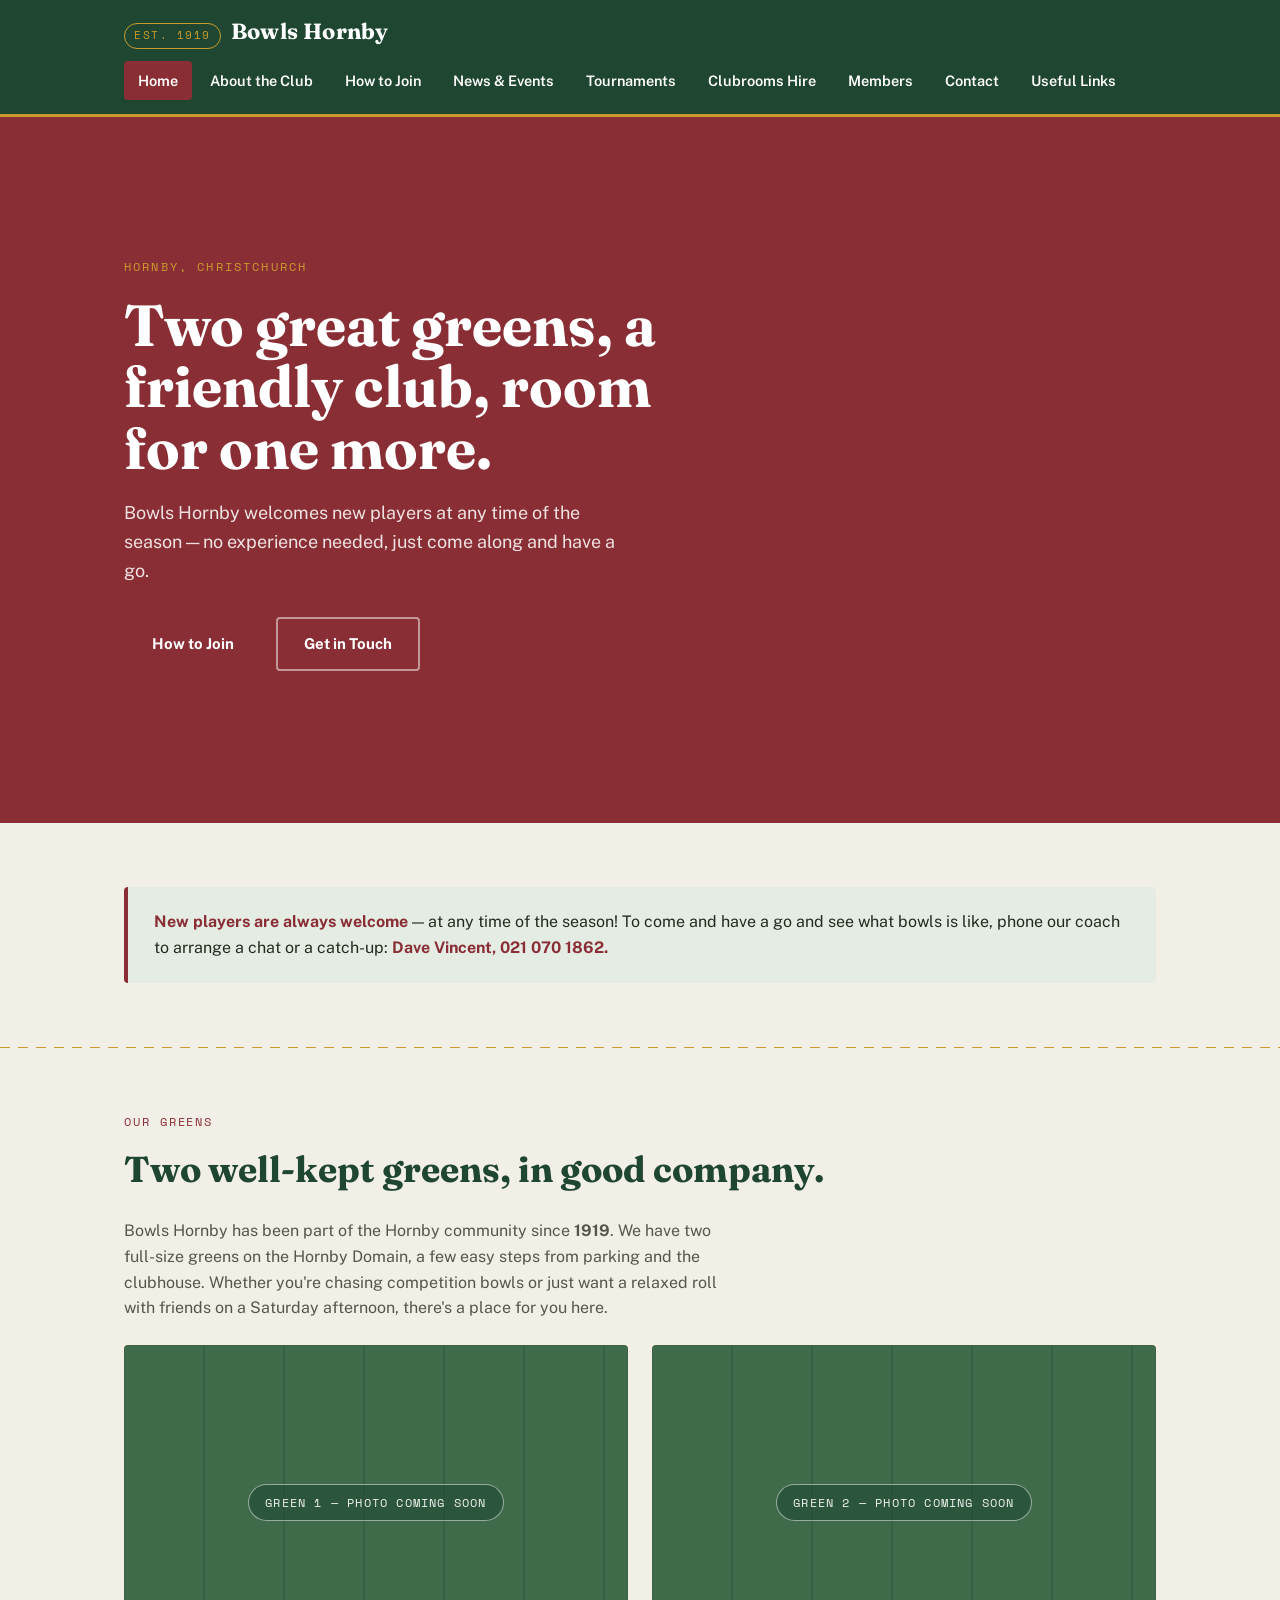
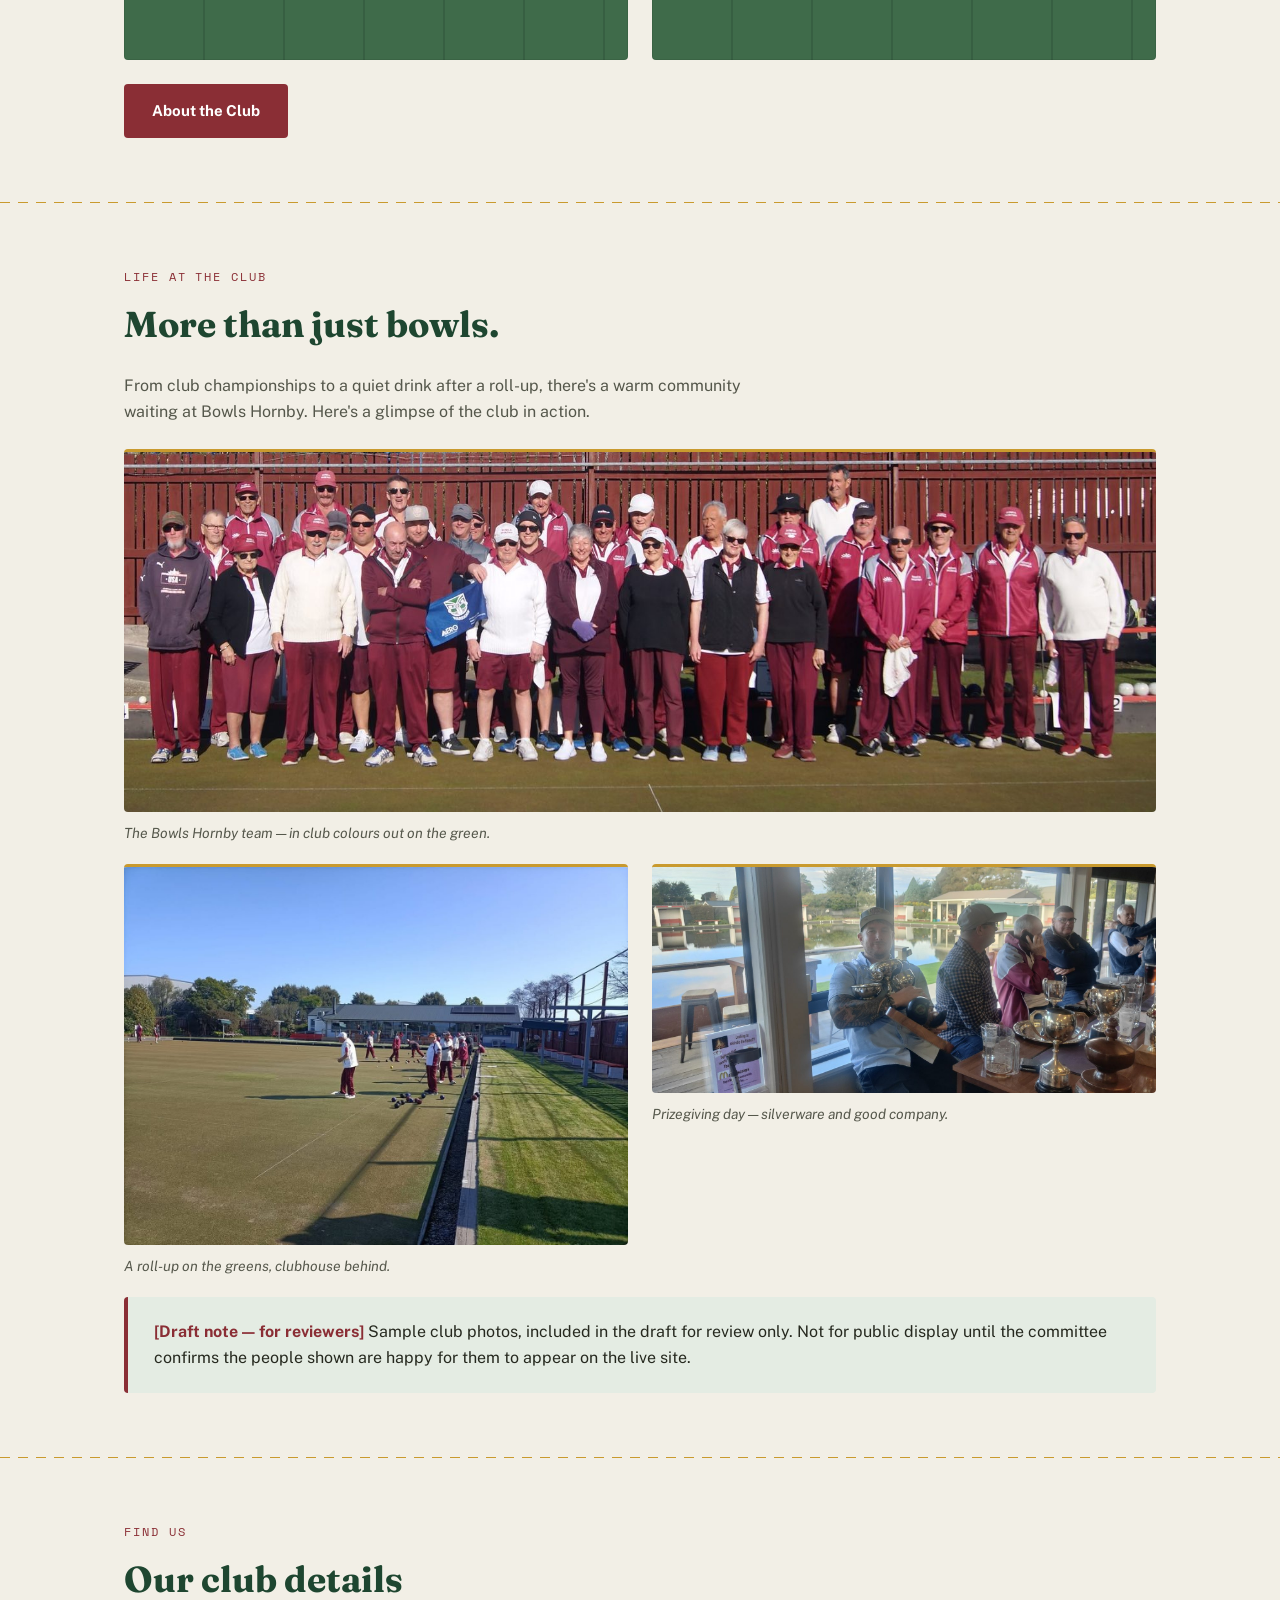
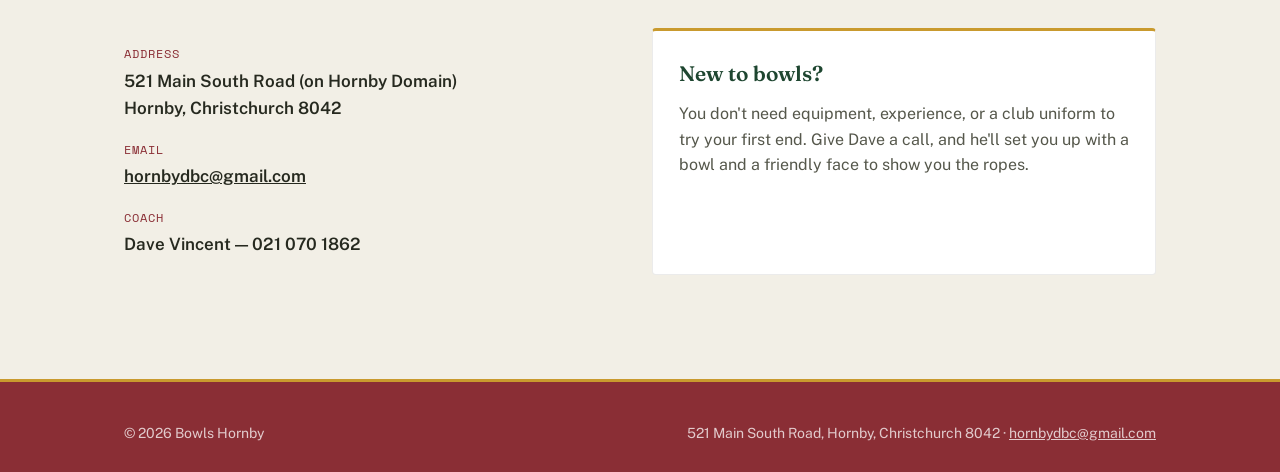
<file: index.html>
<!DOCTYPE html>
<html lang="en">
<head>
<meta charset="UTF-8">
<meta name="viewport" content="width=device-width, initial-scale=1.0">
<title>Bowls Hornby | Lawn Bowls Club, Christchurch</title>
<meta name="description" content="Bowls Hornby is a friendly lawn bowls club in Hornby, Christchurch. New players welcome any time of the season.">
<link rel="stylesheet" href="styles.css">
</head>
<body>

<header class="site-header">
  <div class="wrap">
    <a class="brand" href="index.html">
      <span class="brand-mark">EST. 1919</span>
      <span class="brand-name">Bowls Hornby</span>
    </a>
    <nav class="main-nav" aria-label="Main">
      <a href="index.html" class="active">Home</a>
      <a href="about.html">About the Club</a>
      <a href="join.html">How to Join</a>
      <a href="news.html">News &amp; Events</a>
      <a href="tournaments.html">Tournaments</a>
      <a href="hire.html">Clubrooms Hire</a>
      <a href="members.html">Members</a>
      <a href="contact.html">Contact</a>
      <a href="links.html">Useful Links</a>
    </nav>
  </div>
</header>

<section class="hero rink-lines">
  <div class="wrap hero-inner">
    <span class="eyebrow">Hornby, Christchurch</span>
    <h1>Two great greens, a friendly club, room for one more.</h1>
    <p class="lede">Bowls Hornby welcomes new players at any time of the season — no experience needed, just come along and have a go.</p>
    <div class="btn-row">
      <a class="btn btn-primary" href="join.html">How to Join</a>
      <a class="btn btn-ghost" href="contact.html">Get in Touch</a>
    </div>
  </div>
</section>

<section>
  <div class="wrap">
    <div class="callout">
      <p><strong>New players are always welcome</strong> — at any time of the season! To come and have a go and see what bowls is like, phone our coach to arrange a chat or a catch-up: <strong>Dave Vincent, 021 070 1862.</strong></p>
    </div>
  </div>
</section>

<hr class="divider">

<section>
  <div class="wrap">
    <span class="section-label">Our Greens</span>
    <h2>Two well-kept greens, in good company.</h2>
    <p style="max-width: 62ch;">Bowls Hornby has been part of the Hornby community since <strong>1919</strong>. We have two full-size greens on the Hornby Domain, a few easy steps from parking and the clubhouse. Whether you're chasing competition bowls or just want a relaxed roll with friends on a Saturday afternoon, there's a place for you here.</p>
    <div class="grid grid-2" style="margin-top: 24px;">
      <div class="placeholder-photo" data-label="Green 1 — photo coming soon"></div>
      <div class="placeholder-photo" data-label="Green 2 — photo coming soon"></div>
    </div>
    <a class="btn btn-primary" style="margin-top: 24px;" href="about.html">About the Club</a>
  </div>
</section>

<hr class="divider">

<section>
  <div class="wrap">
    <span class="section-label">Life at the Club</span>
    <h2>More than just bowls.</h2>
    <p style="max-width: 62ch;">From club championships to a quiet drink after a roll-up, there's a warm community waiting at Bowls Hornby. Here's a glimpse of the club in action.</p>

    <figure class="club-photo">
      <img src="images/club-team.jpg" alt="The Bowls Hornby club gathered on the green in club colours for a team photo." loading="lazy">
      <figcaption>The Bowls Hornby team — in club colours out on the green.</figcaption>
    </figure>

    <div class="grid grid-2" style="margin-top: 20px;">
      <figure class="club-photo" style="margin-top: 0;">
        <img src="images/club-greens.jpg" alt="Members playing bowls on the Bowls Hornby greens, with the clubhouse in the background." loading="lazy">
        <figcaption>A roll-up on the greens, clubhouse behind.</figcaption>
      </figure>
      <figure class="club-photo" style="margin-top: 0;">
        <img src="images/club-life.jpg" alt="Members gathered in the Bowls Hornby clubhouse on prizegiving day, with trophies on display." loading="lazy">
        <figcaption>Prizegiving day — silverware and good company.</figcaption>
      </figure>
    </div>

    <div class="callout" style="margin-top: 20px;">
      <p><strong>[Draft note — for reviewers]</strong> Sample club photos, included in the draft for review only. Not for public display until the committee confirms the people shown are happy for them to appear on the live site.</p>
    </div>
  </div>
</section>

<hr class="divider">

<section>
  <div class="wrap">
    <span class="section-label">Find Us</span>
    <h2>Our club details</h2>
    <div class="grid grid-2">
      <dl class="info-list">
        <dt>Address</dt>
        <dd>521 Main South Road (on Hornby Domain)<br>Hornby, Christchurch 8042</dd>
        <dt>Email</dt>
        <dd><a href="mailto:hornbydbc@gmail.com">hornbydbc@gmail.com</a></dd>
        <dt>Coach</dt>
        <dd>Dave Vincent — 021 070 1862</dd>
      </dl>
      <div class="card">
        <h3>New to bowls?</h3>
        <p>You don't need equipment, experience, or a club uniform to try your first end. Give Dave a call, and he'll set you up with a bowl and a friendly face to show you the ropes.</p>
      </div>
    </div>
  </div>
</section>

<footer class="site-footer">
  <div class="wrap">
    <span>&copy; 2026 Bowls Hornby</span>
    <span>521 Main South Road, Hornby, Christchurch 8042 &middot; <a href="mailto:hornbydbc@gmail.com">hornbydbc@gmail.com</a></span>
  </div>
</footer>

</body>
</html>
</file>
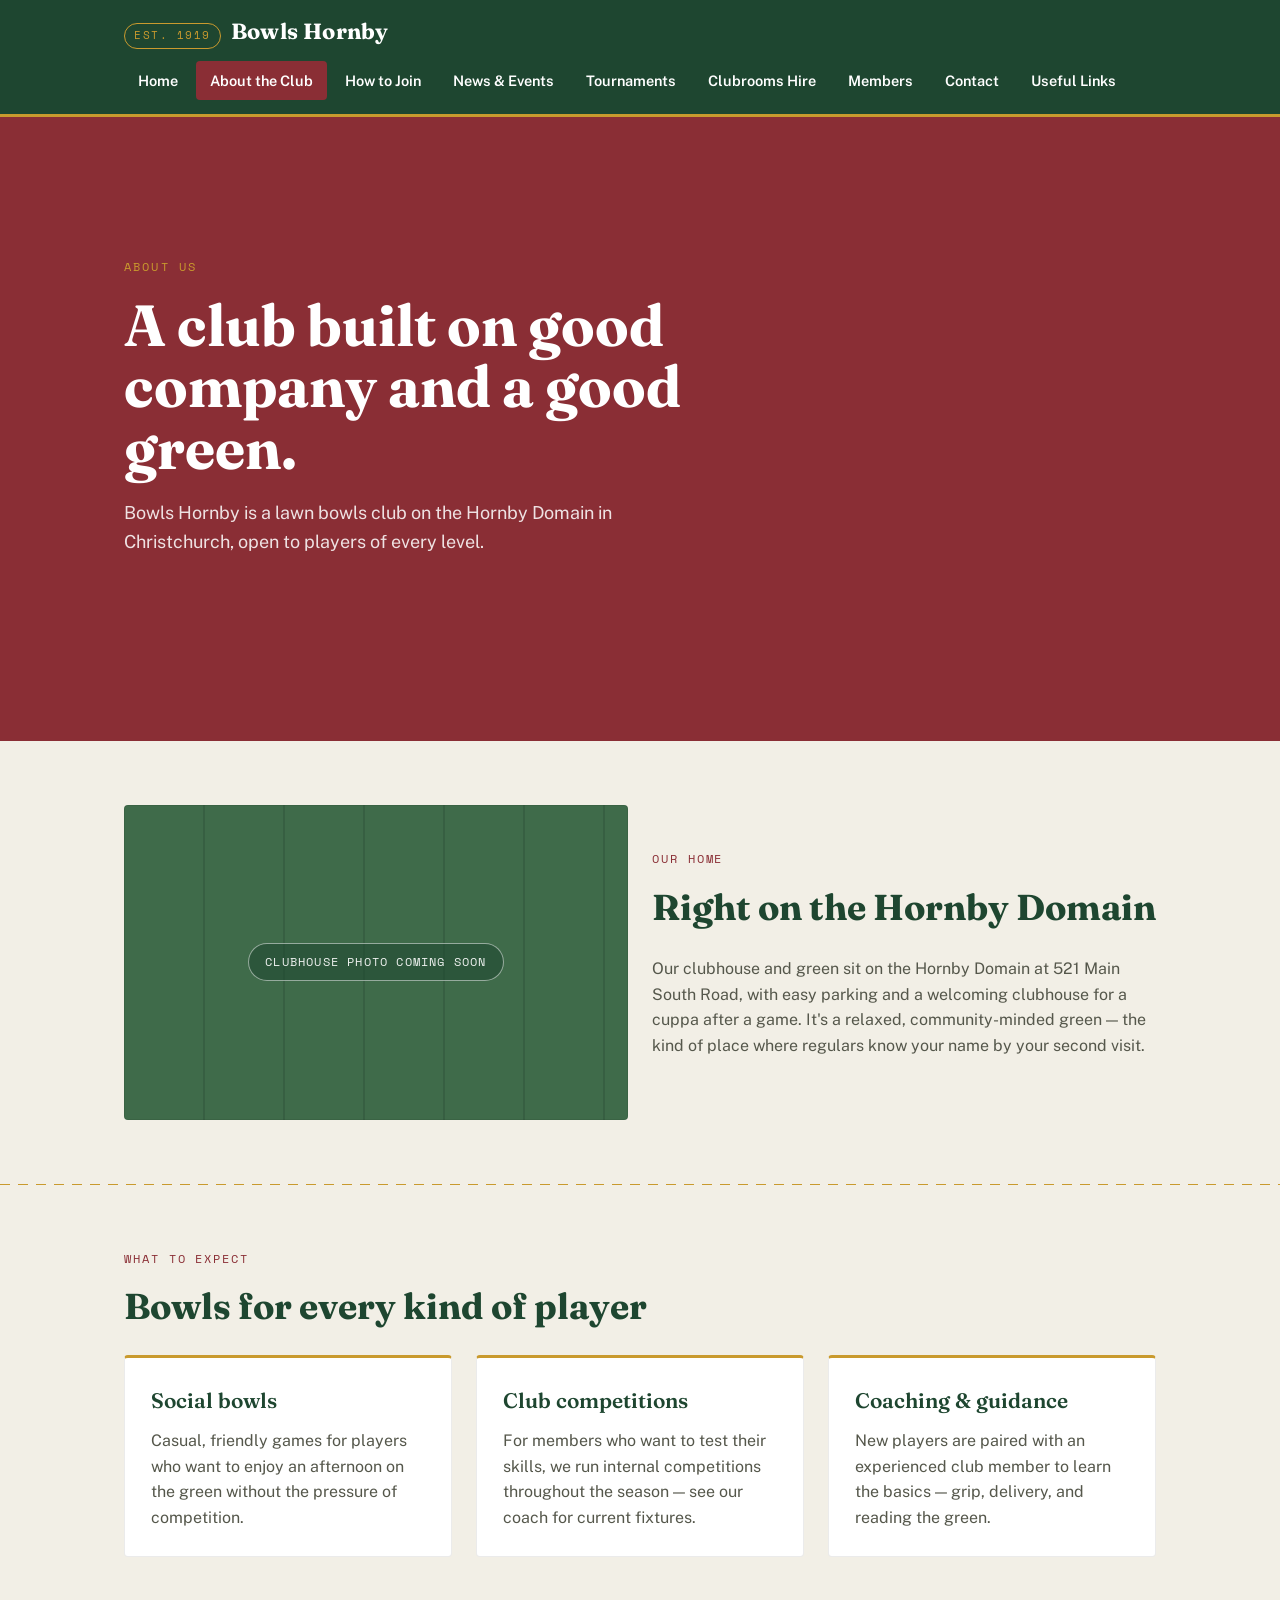
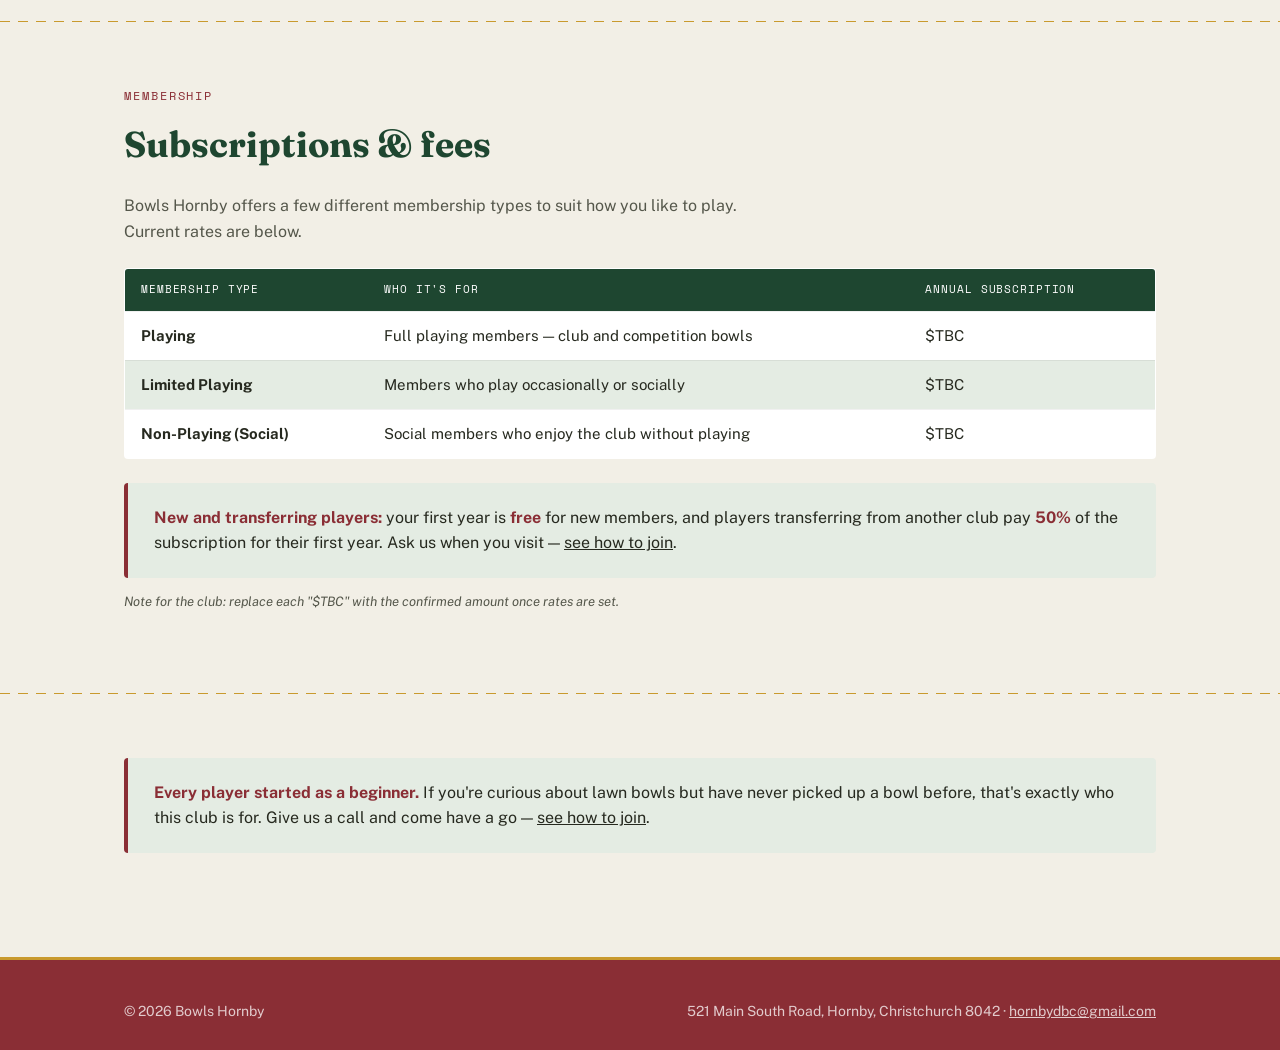
<file: about.html>
<!DOCTYPE html>
<html lang="en">
<head>
<meta charset="UTF-8">
<meta name="viewport" content="width=device-width, initial-scale=1.0">
<title>About the Club | Bowls Hornby</title>
<meta name="description" content="Learn about Bowls Hornby — our green, our clubhouse, and our community of players in Hornby, Christchurch.">
<link rel="stylesheet" href="styles.css">
</head>
<body>

<header class="site-header">
  <div class="wrap">
    <a class="brand" href="index.html">
      <span class="brand-mark">EST. 1919</span>
      <span class="brand-name">Bowls Hornby</span>
    </a>
    <nav class="main-nav" aria-label="Main">
      <a href="index.html">Home</a>
      <a href="about.html" class="active">About the Club</a>
      <a href="join.html">How to Join</a>
      <a href="news.html">News &amp; Events</a>
      <a href="tournaments.html">Tournaments</a>
      <a href="hire.html">Clubrooms Hire</a>
      <a href="members.html">Members</a>
      <a href="contact.html">Contact</a>
      <a href="links.html">Useful Links</a>
    </nav>
  </div>
</header>

<section class="hero rink-lines">
  <div class="wrap hero-inner">
    <span class="eyebrow">About Us</span>
    <h1>A club built on good company and a good green.</h1>
    <p class="lede">Bowls Hornby is a lawn bowls club on the Hornby Domain in Christchurch, open to players of every level.</p>
  </div>
</section>

<section>
  <div class="wrap grid grid-2" style="align-items: center;">
    <div class="placeholder-photo" data-label="Clubhouse photo coming soon"></div>
    <div>
      <span class="section-label">Our Home</span>
      <h2>Right on the Hornby Domain</h2>
      <p>Our clubhouse and green sit on the Hornby Domain at 521 Main South Road, with easy parking and a welcoming clubhouse for a cuppa after a game. It's a relaxed, community-minded green — the kind of place where regulars know your name by your second visit.</p>
    </div>
  </div>
</section>

<hr class="divider">

<section>
  <div class="wrap">
    <span class="section-label">What to Expect</span>
    <h2>Bowls for every kind of player</h2>
    <div class="grid grid-3">
      <div class="card">
        <h3>Social bowls</h3>
        <p>Casual, friendly games for players who want to enjoy an afternoon on the green without the pressure of competition.</p>
      </div>
      <div class="card">
        <h3>Club competitions</h3>
        <p>For members who want to test their skills, we run internal competitions throughout the season — see our coach for current fixtures.</p>
      </div>
      <div class="card">
        <h3>Coaching &amp; guidance</h3>
        <p>New players are paired with an experienced club member to learn the basics — grip, delivery, and reading the green.</p>
      </div>
    </div>
  </div>
</section>

<hr class="divider">

<section>
  <div class="wrap">
    <span class="section-label">Membership</span>
    <h2>Subscriptions &amp; fees</h2>
    <p style="max-width: 62ch;">Bowls Hornby offers a few different membership types to suit how you like to play. Current rates are below.</p>
    <table class="draws-table" style="margin-top: 24px;">
      <thead>
        <tr>
          <th>Membership type</th>
          <th>Who it's for</th>
          <th>Annual subscription</th>
        </tr>
      </thead>
      <tbody>
        <tr>
          <td><strong>Playing</strong></td>
          <td>Full playing members — club and competition bowls</td>
          <td>$TBC</td>
        </tr>
        <tr>
          <td><strong>Limited Playing</strong></td>
          <td>Members who play occasionally or socially</td>
          <td>$TBC</td>
        </tr>
        <tr>
          <td><strong>Non-Playing (Social)</strong></td>
          <td>Social members who enjoy the club without playing</td>
          <td>$TBC</td>
        </tr>
      </tbody>
    </table>
    <div class="callout" style="margin-top: 24px;">
      <p><strong>New and transferring players:</strong> your first year is <strong>free</strong> for new members, and players transferring from another club pay <strong>50%</strong> of the subscription for their first year. Ask us when you visit — <a href="join.html">see how to join</a>.</p>
    </div>
    <p style="font-size: 13px; color: var(--ink-soft); font-style: italic; margin-top: 14px;">Note for the club: replace each "$TBC" with the confirmed amount once rates are set.</p>
  </div>
</section>

<hr class="divider">

<section>
  <div class="wrap">
    <div class="callout">
      <p><strong>Every player started as a beginner.</strong> If you're curious about lawn bowls but have never picked up a bowl before, that's exactly who this club is for. Give us a call and come have a go — <a href="join.html">see how to join</a>.</p>
    </div>
  </div>
</section>

<footer class="site-footer">
  <div class="wrap">
    <span>&copy; 2026 Bowls Hornby</span>
    <span>521 Main South Road, Hornby, Christchurch 8042 &middot; <a href="mailto:hornbydbc@gmail.com">hornbydbc@gmail.com</a></span>
  </div>
</footer>

</body>
</html>
</file>
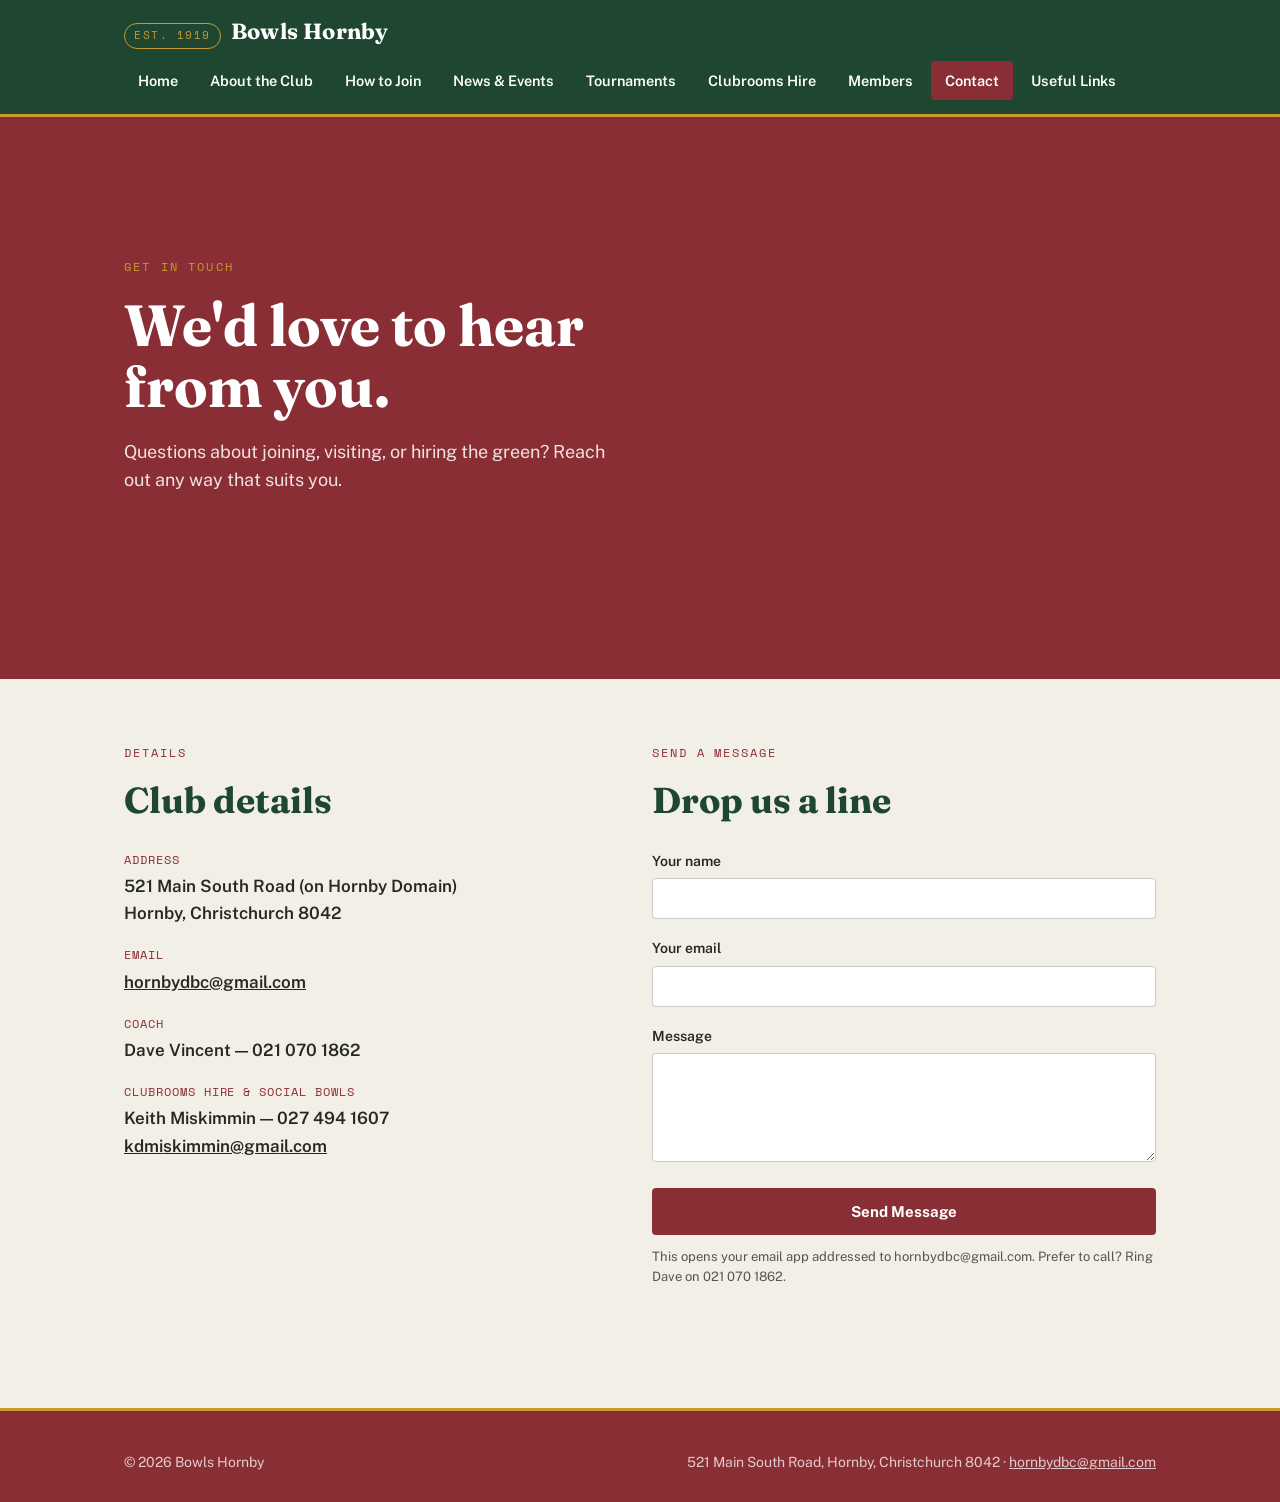
<file: contact.html>
<!DOCTYPE html>
<html lang="en">
<head>
<meta charset="UTF-8">
<meta name="viewport" content="width=device-width, initial-scale=1.0">
<title>Contact Us | Bowls Hornby</title>
<meta name="description" content="Get in touch with Bowls Hornby — phone, email, and address details.">
<link rel="stylesheet" href="styles.css">
</head>
<body>

<header class="site-header">
  <div class="wrap">
    <a class="brand" href="index.html">
      <span class="brand-mark">EST. 1919</span>
      <span class="brand-name">Bowls Hornby</span>
    </a>
    <nav class="main-nav" aria-label="Main">
      <a href="index.html">Home</a>
      <a href="about.html">About the Club</a>
      <a href="join.html">How to Join</a>
      <a href="news.html">News &amp; Events</a>
      <a href="tournaments.html">Tournaments</a>
      <a href="hire.html">Clubrooms Hire</a>
      <a href="members.html">Members</a>
      <a href="contact.html" class="active">Contact</a>
      <a href="links.html">Useful Links</a>
    </nav>
  </div>
</header>

<section class="hero rink-lines">
  <div class="wrap hero-inner">
    <span class="eyebrow">Get in Touch</span>
    <h1>We'd love to hear from you.</h1>
    <p class="lede">Questions about joining, visiting, or hiring the green? Reach out any way that suits you.</p>
  </div>
</section>

<section>
  <div class="wrap grid grid-2">
    <div>
      <span class="section-label">Details</span>
      <h2>Club details</h2>
      <dl class="info-list">
        <dt>Address</dt>
        <dd>521 Main South Road (on Hornby Domain)<br>Hornby, Christchurch 8042</dd>
        <dt>Email</dt>
        <dd><a href="mailto:hornbydbc@gmail.com">hornbydbc@gmail.com</a></dd>
        <dt>Coach</dt>
        <dd>Dave Vincent — 021 070 1862</dd>
        <dt>Clubrooms Hire &amp; Social Bowls</dt>
        <dd>Keith Miskimmin — 027 494 1607<br><a href="mailto:kdmiskimmin@gmail.com">kdmiskimmin@gmail.com</a></dd>
      </dl>
    </div>

    <div>
      <span class="section-label">Send a Message</span>
      <h2>Drop us a line</h2>
      <form class="contact-form" action="mailto:hornbydbc@gmail.com" method="post" enctype="text/plain">
        <div>
          <label for="name">Your name</label>
          <input type="text" id="name" name="name" required>
        </div>
        <div>
          <label for="email">Your email</label>
          <input type="email" id="email" name="email" required>
        </div>
        <div>
          <label for="message">Message</label>
          <textarea id="message" name="message" rows="5" required></textarea>
        </div>
        <button type="submit" class="btn btn-primary">Send Message</button>
        <p style="font-size: 13px; margin-top: -6px;">This opens your email app addressed to hornbydbc@gmail.com. Prefer to call? Ring Dave on 021 070 1862.</p>
      </form>
    </div>
  </div>
</section>

<footer class="site-footer">
  <div class="wrap">
    <span>&copy; 2026 Bowls Hornby</span>
    <span>521 Main South Road, Hornby, Christchurch 8042 &middot; <a href="mailto:hornbydbc@gmail.com">hornbydbc@gmail.com</a></span>
  </div>
</footer>

</body>
</html>
</file>
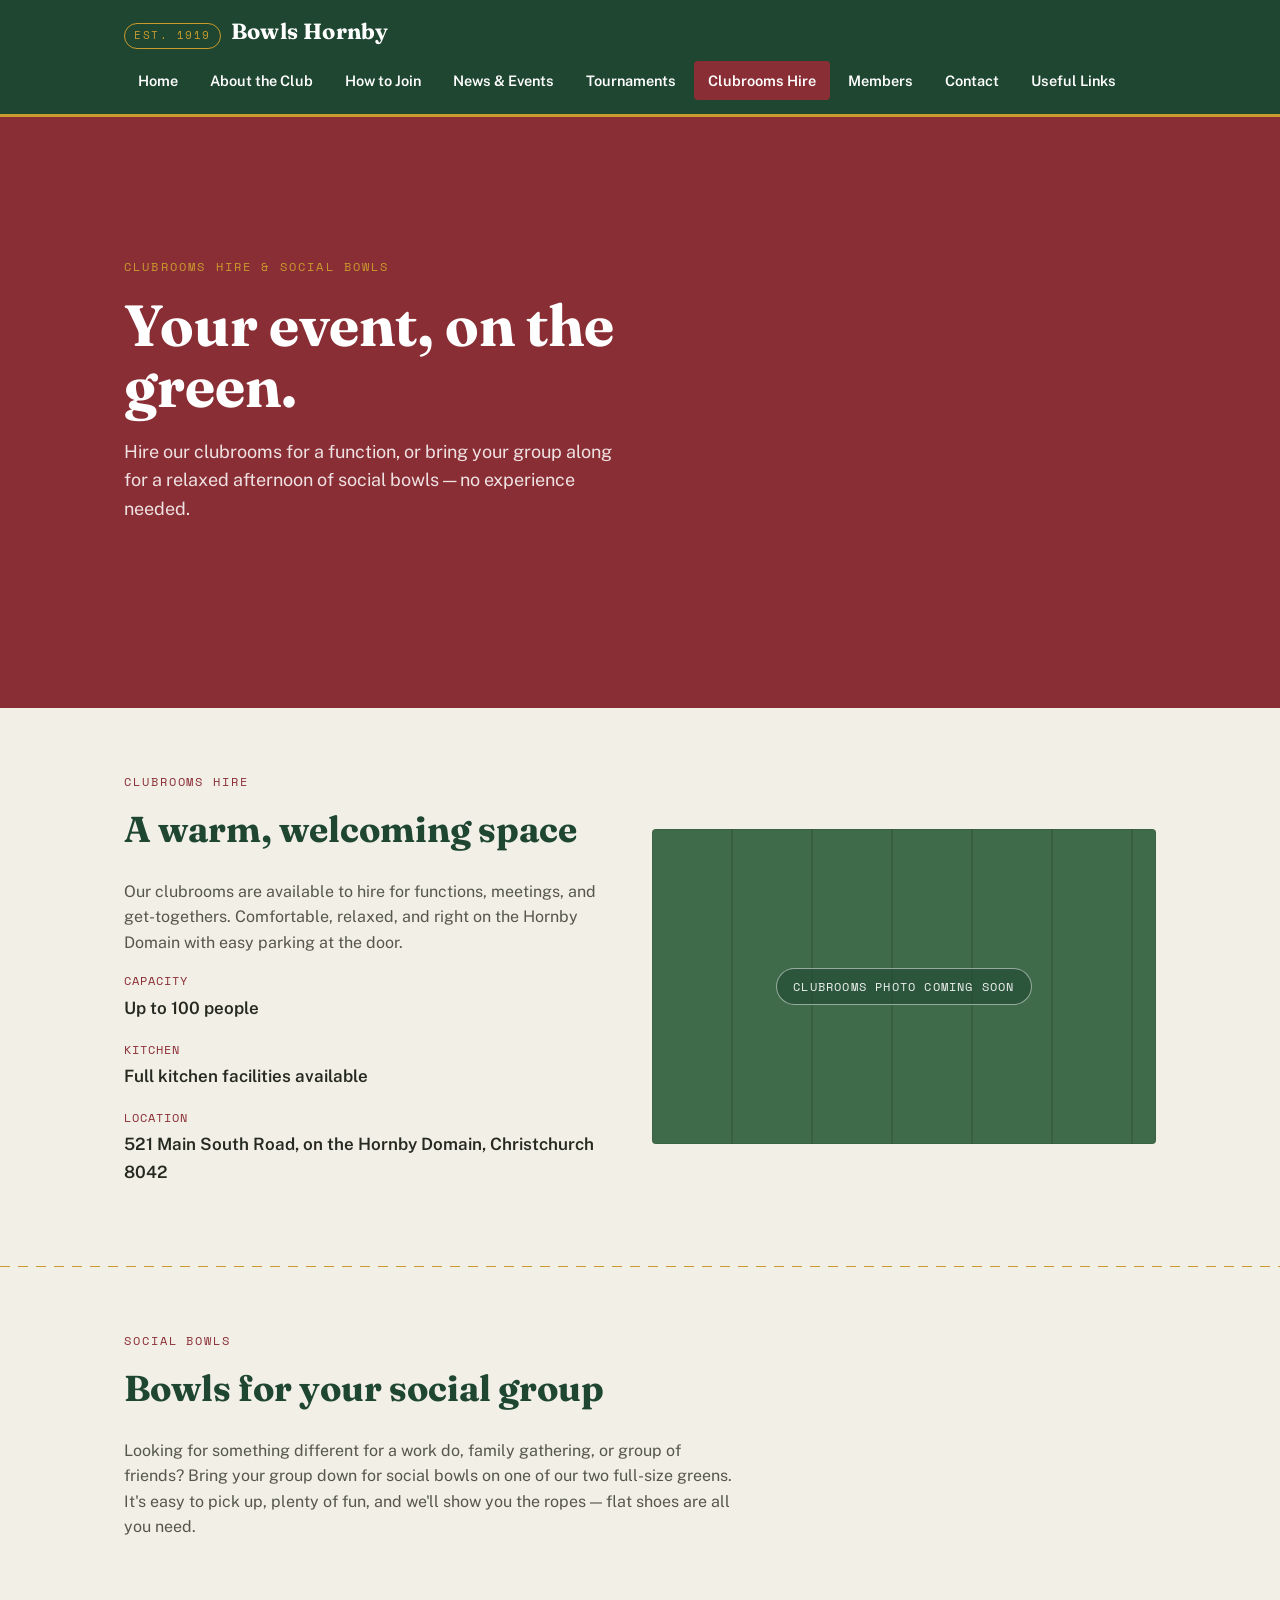
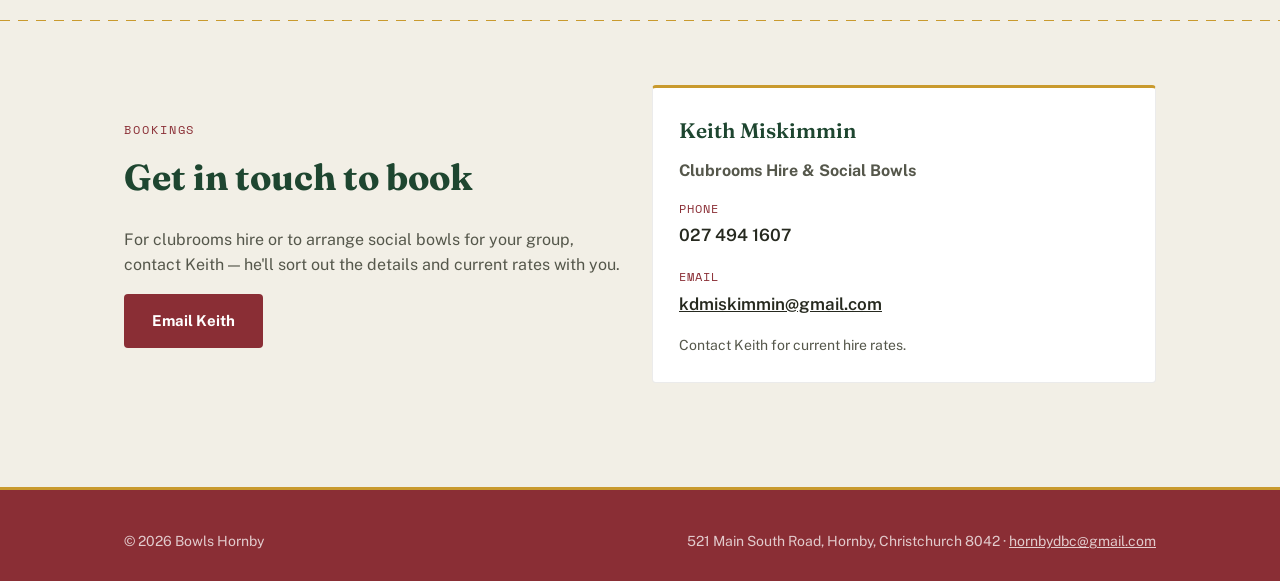
<file: hire.html>
<!DOCTYPE html>
<html lang="en">
<head>
<meta charset="UTF-8">
<meta name="viewport" content="width=device-width, initial-scale=1.0">
<title>Clubrooms Hire &amp; Social Bowls | Bowls Hornby</title>
<meta name="description" content="Hire the Bowls Hornby clubrooms for your event, or book social bowls for your group on our greens. Contact Keith Miskimmin.">
<link rel="stylesheet" href="styles.css">
</head>
<body>

<header class="site-header">
  <div class="wrap">
    <a class="brand" href="index.html">
      <span class="brand-mark">EST. 1919</span>
      <span class="brand-name">Bowls Hornby</span>
    </a>
    <nav class="main-nav" aria-label="Main">
      <a href="index.html">Home</a>
      <a href="about.html">About the Club</a>
      <a href="join.html">How to Join</a>
      <a href="news.html">News &amp; Events</a>
      <a href="tournaments.html">Tournaments</a>
      <a href="hire.html" class="active">Clubrooms Hire</a>
      <a href="members.html">Members</a>
      <a href="contact.html">Contact</a>
      <a href="links.html">Useful Links</a>
    </nav>
  </div>
</header>

<section class="hero rink-lines">
  <div class="wrap hero-inner">
    <span class="eyebrow">Clubrooms Hire &amp; Social Bowls</span>
    <h1>Your event, on the green.</h1>
    <p class="lede">Hire our clubrooms for a function, or bring your group along for a relaxed afternoon of social bowls — no experience needed.</p>
  </div>
</section>

<section>
  <div class="wrap grid grid-2" style="align-items: center;">
    <div>
      <span class="section-label">Clubrooms Hire</span>
      <h2>A warm, welcoming space</h2>
      <p>Our clubrooms are available to hire for functions, meetings, and get-togethers. Comfortable, relaxed, and right on the Hornby Domain with easy parking at the door.</p>
      <dl class="info-list">
        <dt>Capacity</dt>
        <dd>Up to 100 people</dd>
        <dt>Kitchen</dt>
        <dd>Full kitchen facilities available</dd>
        <dt>Location</dt>
        <dd>521 Main South Road, on the Hornby Domain, Christchurch 8042</dd>
      </dl>
    </div>
    <div class="placeholder-photo" data-label="Clubrooms photo coming soon"></div>
  </div>
</section>

<hr class="divider">

<section>
  <div class="wrap">
    <span class="section-label">Social Bowls</span>
    <h2>Bowls for your social group</h2>
    <p style="max-width: 62ch;">Looking for something different for a work do, family gathering, or group of friends? Bring your group down for social bowls on one of our two full-size greens. It's easy to pick up, plenty of fun, and we'll show you the ropes — flat shoes are all you need.</p>
  </div>
</section>

<hr class="divider">

<section>
  <div class="wrap">
    <div class="grid grid-2" style="align-items: center;">
      <div>
        <span class="section-label">Bookings</span>
        <h2>Get in touch to book</h2>
        <p>For clubrooms hire or to arrange social bowls for your group, contact Keith — he'll sort out the details and current rates with you.</p>
        <a class="btn btn-primary" href="mailto:kdmiskimmin@gmail.com">Email Keith</a>
      </div>
      <div class="card">
        <h3>Keith Miskimmin</h3>
        <p><strong>Clubrooms Hire &amp; Social Bowls</strong></p>
        <dl class="info-list">
          <dt>Phone</dt>
          <dd>027 494 1607</dd>
          <dt>Email</dt>
          <dd><a href="mailto:kdmiskimmin@gmail.com">kdmiskimmin@gmail.com</a></dd>
        </dl>
        <p style="font-size: 14px; color: var(--ink-soft); margin-top: 12px;">Contact Keith for current hire rates.</p>
      </div>
    </div>
  </div>
</section>

<footer class="site-footer">
  <div class="wrap">
    <span>&copy; 2026 Bowls Hornby</span>
    <span>521 Main South Road, Hornby, Christchurch 8042 &middot; <a href="mailto:hornbydbc@gmail.com">hornbydbc@gmail.com</a></span>
  </div>
</footer>

</body>
</html>
</file>
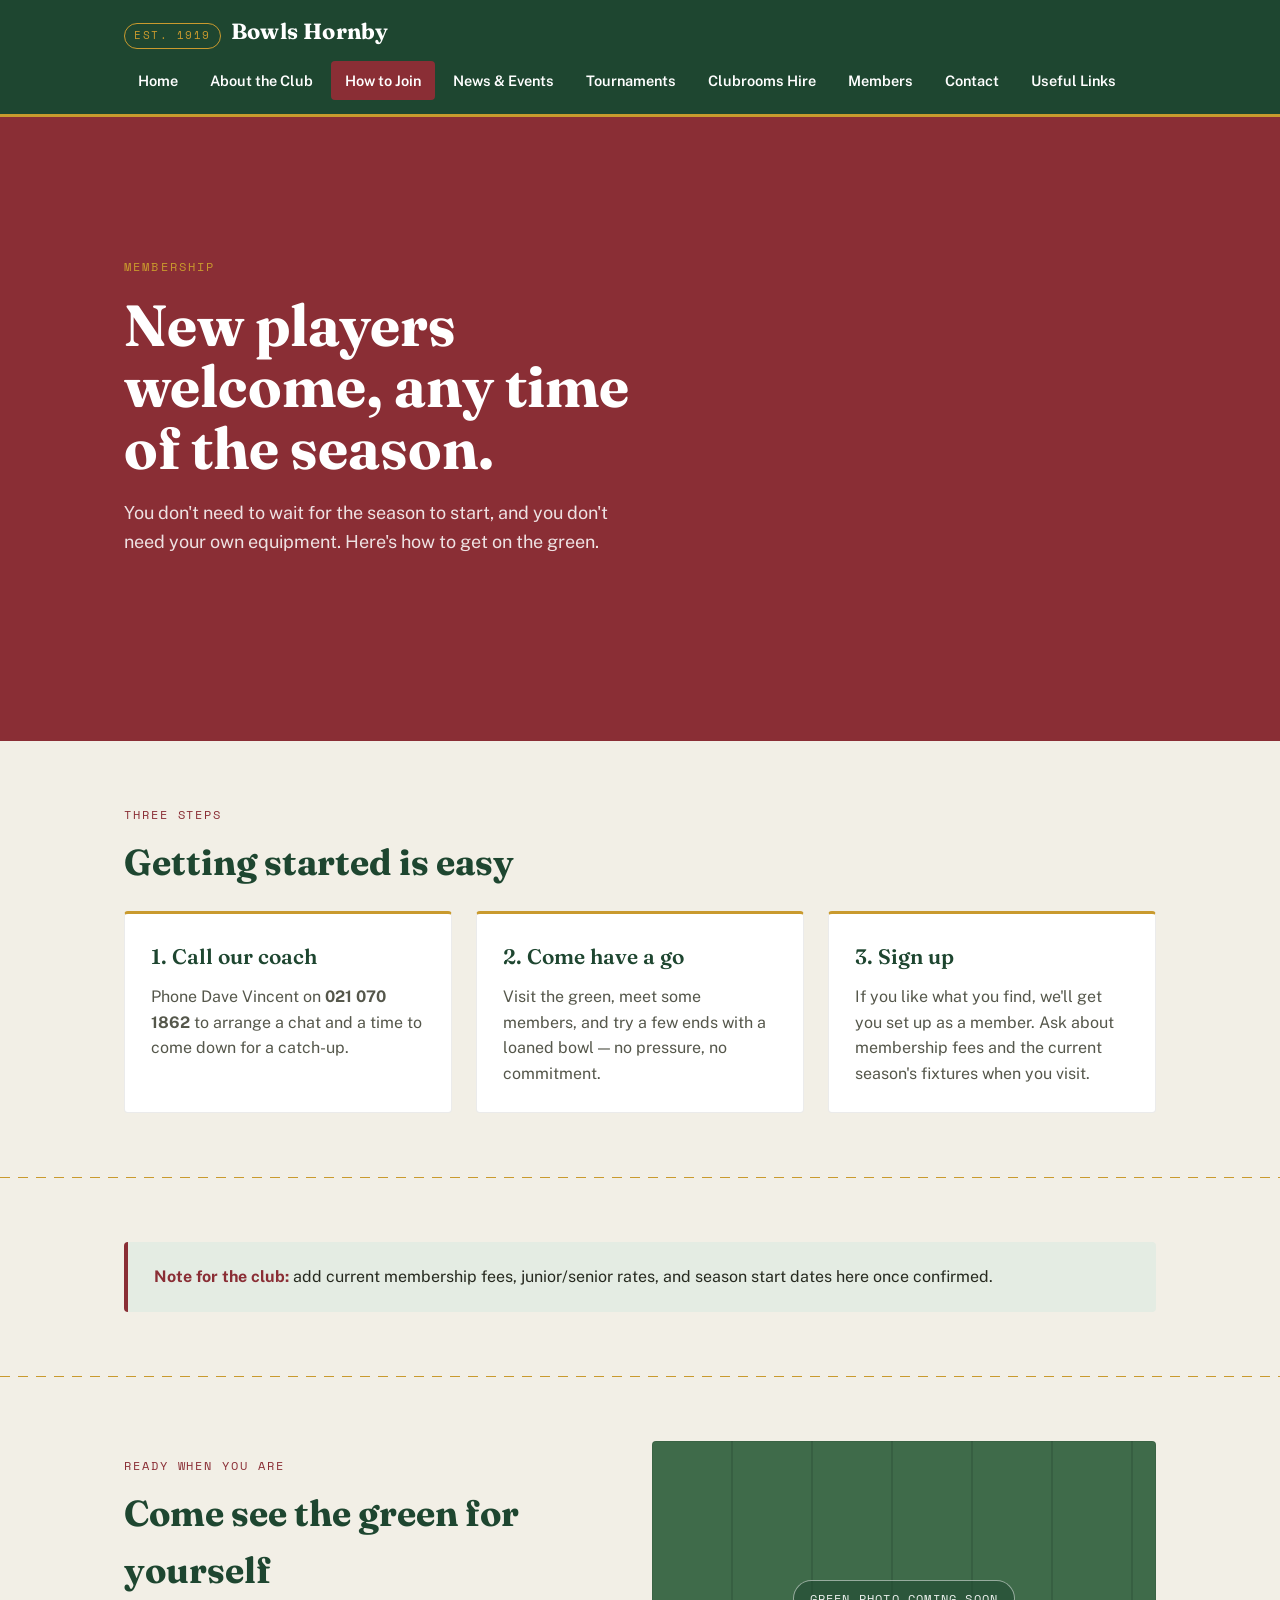
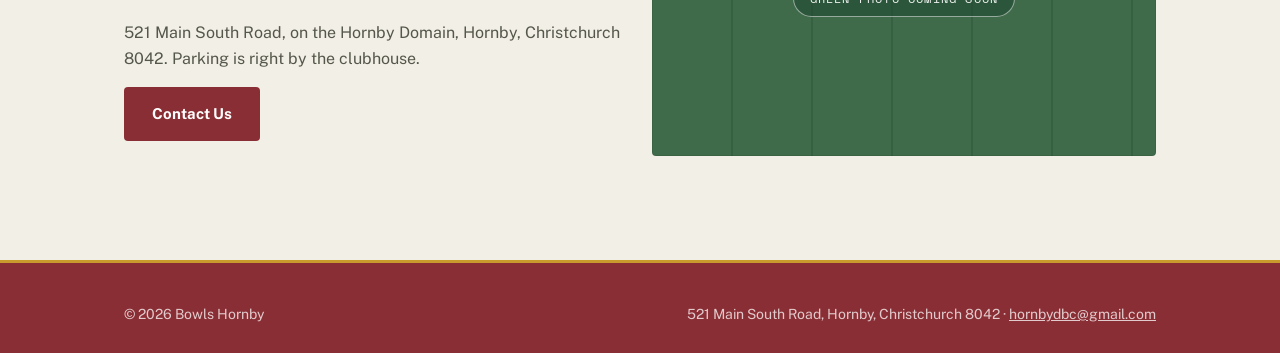
<file: join.html>
<!DOCTYPE html>
<html lang="en">
<head>
<meta charset="UTF-8">
<meta name="viewport" content="width=device-width, initial-scale=1.0">
<title>How to Join | Bowls Hornby</title>
<meta name="description" content="Join Bowls Hornby — new players welcome any time of the season. Here's how to get started.">
<link rel="stylesheet" href="styles.css">
</head>
<body>

<header class="site-header">
  <div class="wrap">
    <a class="brand" href="index.html">
      <span class="brand-mark">EST. 1919</span>
      <span class="brand-name">Bowls Hornby</span>
    </a>
    <nav class="main-nav" aria-label="Main">
      <a href="index.html">Home</a>
      <a href="about.html">About the Club</a>
      <a href="join.html" class="active">How to Join</a>
      <a href="news.html">News &amp; Events</a>
      <a href="tournaments.html">Tournaments</a>
      <a href="hire.html">Clubrooms Hire</a>
      <a href="members.html">Members</a>
      <a href="contact.html">Contact</a>
      <a href="links.html">Useful Links</a>
    </nav>
  </div>
</header>

<section class="hero rink-lines">
  <div class="wrap hero-inner">
    <span class="eyebrow">Membership</span>
    <h1>New players welcome, any time of the season.</h1>
    <p class="lede">You don't need to wait for the season to start, and you don't need your own equipment. Here's how to get on the green.</p>
  </div>
</section>

<section>
  <div class="wrap">
    <span class="section-label">Three Steps</span>
    <h2>Getting started is easy</h2>
    <div class="grid grid-3">
      <div class="card">
        <h3>1. Call our coach</h3>
        <p>Phone Dave Vincent on <strong>021 070 1862</strong> to arrange a chat and a time to come down for a catch-up.</p>
      </div>
      <div class="card">
        <h3>2. Come have a go</h3>
        <p>Visit the green, meet some members, and try a few ends with a loaned bowl — no pressure, no commitment.</p>
      </div>
      <div class="card">
        <h3>3. Sign up</h3>
        <p>If you like what you find, we'll get you set up as a member. Ask about membership fees and the current season's fixtures when you visit.</p>
      </div>
    </div>
  </div>
</section>

<hr class="divider">

<section>
  <div class="wrap">
    <div class="callout">
      <p><strong>Note for the club:</strong> add current membership fees, junior/senior rates, and season start dates here once confirmed.</p>
    </div>
  </div>
</section>

<hr class="divider">

<section>
  <div class="wrap grid grid-2" style="align-items: center;">
    <div>
      <span class="section-label">Ready When You Are</span>
      <h2>Come see the green for yourself</h2>
      <p>521 Main South Road, on the Hornby Domain, Hornby, Christchurch 8042. Parking is right by the clubhouse.</p>
      <a class="btn btn-primary" href="contact.html">Contact Us</a>
    </div>
    <div class="placeholder-photo" data-label="Green photo coming soon"></div>
  </div>
</section>

<footer class="site-footer">
  <div class="wrap">
    <span>&copy; 2026 Bowls Hornby</span>
    <span>521 Main South Road, Hornby, Christchurch 8042 &middot; <a href="mailto:hornbydbc@gmail.com">hornbydbc@gmail.com</a></span>
  </div>
</footer>

</body>
</html>
</file>
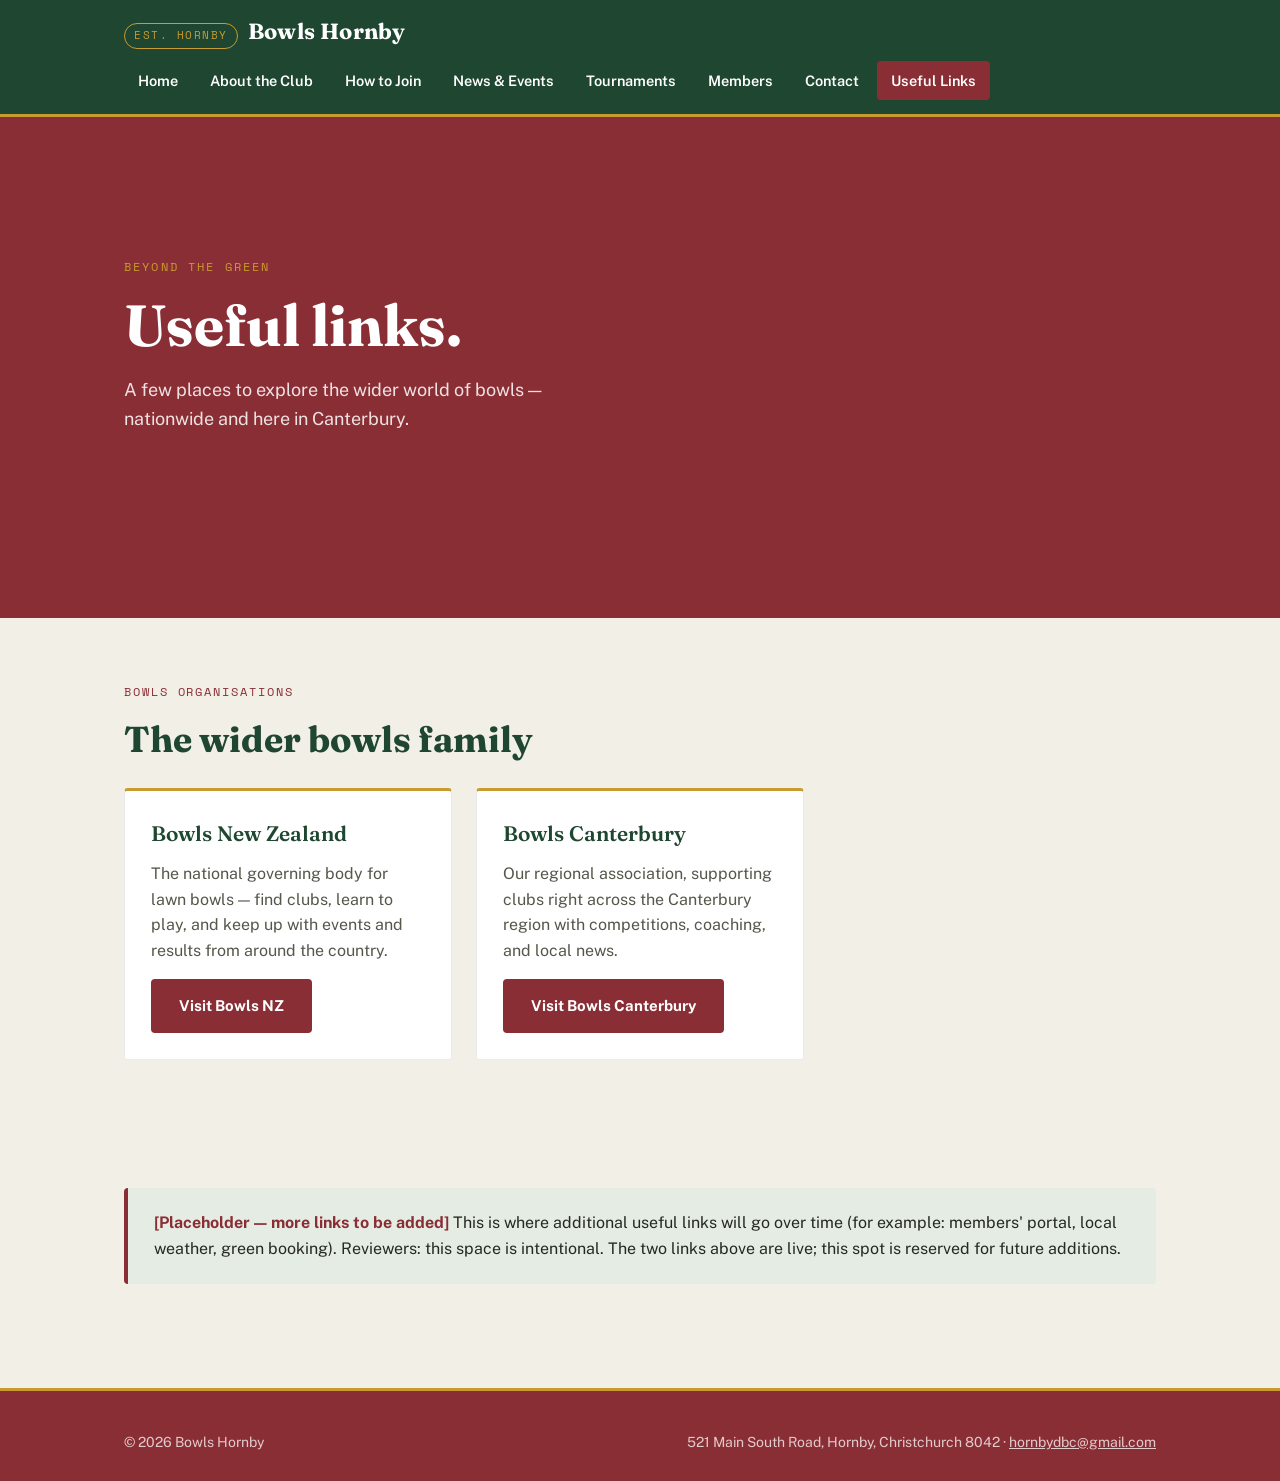
<file: links.html>
<!DOCTYPE html>
<html lang="en">
<head>
<meta charset="UTF-8">
<meta name="viewport" content="width=device-width, initial-scale=1.0">
<title>Useful Links | Bowls Hornby</title>
<meta name="description" content="Helpful links to Bowls New Zealand, Bowls Canterbury, and the wider bowls community.">
<link rel="stylesheet" href="styles.css">
</head>
<body>

<header class="site-header">
  <div class="wrap">
    <a class="brand" href="index.html">
      <span class="brand-mark">EST. HORNBY</span>
      <span class="brand-name">Bowls Hornby</span>
    </a>
    <nav class="main-nav" aria-label="Main">
      <a href="index.html">Home</a>
      <a href="about.html">About the Club</a>
      <a href="join.html">How to Join</a>
      <a href="news.html">News &amp; Events</a>
      <a href="tournaments.html">Tournaments</a>
      <a href="members.html">Members</a>
      <a href="contact.html">Contact</a>
      <a href="links.html" class="active">Useful Links</a>
    </nav>
  </div>
</header>

<section class="hero rink-lines">
  <div class="wrap hero-inner">
    <span class="eyebrow">Beyond the Green</span>
    <h1>Useful links.</h1>
    <p class="lede">A few places to explore the wider world of bowls — nationwide and here in Canterbury.</p>
  </div>
</section>

<section>
  <div class="wrap">
    <span class="section-label">Bowls Organisations</span>
    <h2>The wider bowls family</h2>
    <div class="grid grid-3">
      <div class="card">
        <h3>Bowls New Zealand</h3>
        <p>The national governing body for lawn bowls — find clubs, learn to play, and keep up with events and results from around the country.</p>
        <p><a class="btn btn-primary" href="https://www.bowlsnewzealand.co.nz/" target="_blank" rel="noopener">Visit Bowls NZ</a></p>
      </div>
      <div class="card">
        <h3>Bowls Canterbury</h3>
        <p>Our regional association, supporting clubs right across the Canterbury region with competitions, coaching, and local news.</p>
        <p><a class="btn btn-primary" href="https://www.bowlscanterbury.co.nz/" target="_blank" rel="noopener">Visit Bowls Canterbury</a></p>
      </div>
      <!-- ===================================================================
           ADD MORE LINKS HERE
           Copy one of the <div class="card"> blocks above and edit:
             - the <h3> heading (the link's name)
             - the first <p> (a friendly one-line description)
             - the href="..." in the button (the web address)
           Keep target="_blank" rel="noopener" so links open in a new tab.
           =================================================================== -->
    </div>
  </div>
</section>

<section>
  <div class="wrap">
    <div class="callout">
      <p><strong>[Placeholder — more links to be added]</strong> This is where additional useful links will go over time (for example: members' portal, local weather, green booking). Reviewers: this space is intentional. The two links above are live; this spot is reserved for future additions.</p>
    </div>
  </div>
</section>

<footer class="site-footer">
  <div class="wrap">
    <span>&copy; 2026 Bowls Hornby</span>
    <span>521 Main South Road, Hornby, Christchurch 8042 &middot; <a href="mailto:hornbydbc@gmail.com">hornbydbc@gmail.com</a></span>
  </div>
</footer>

</body>
</html>
</file>
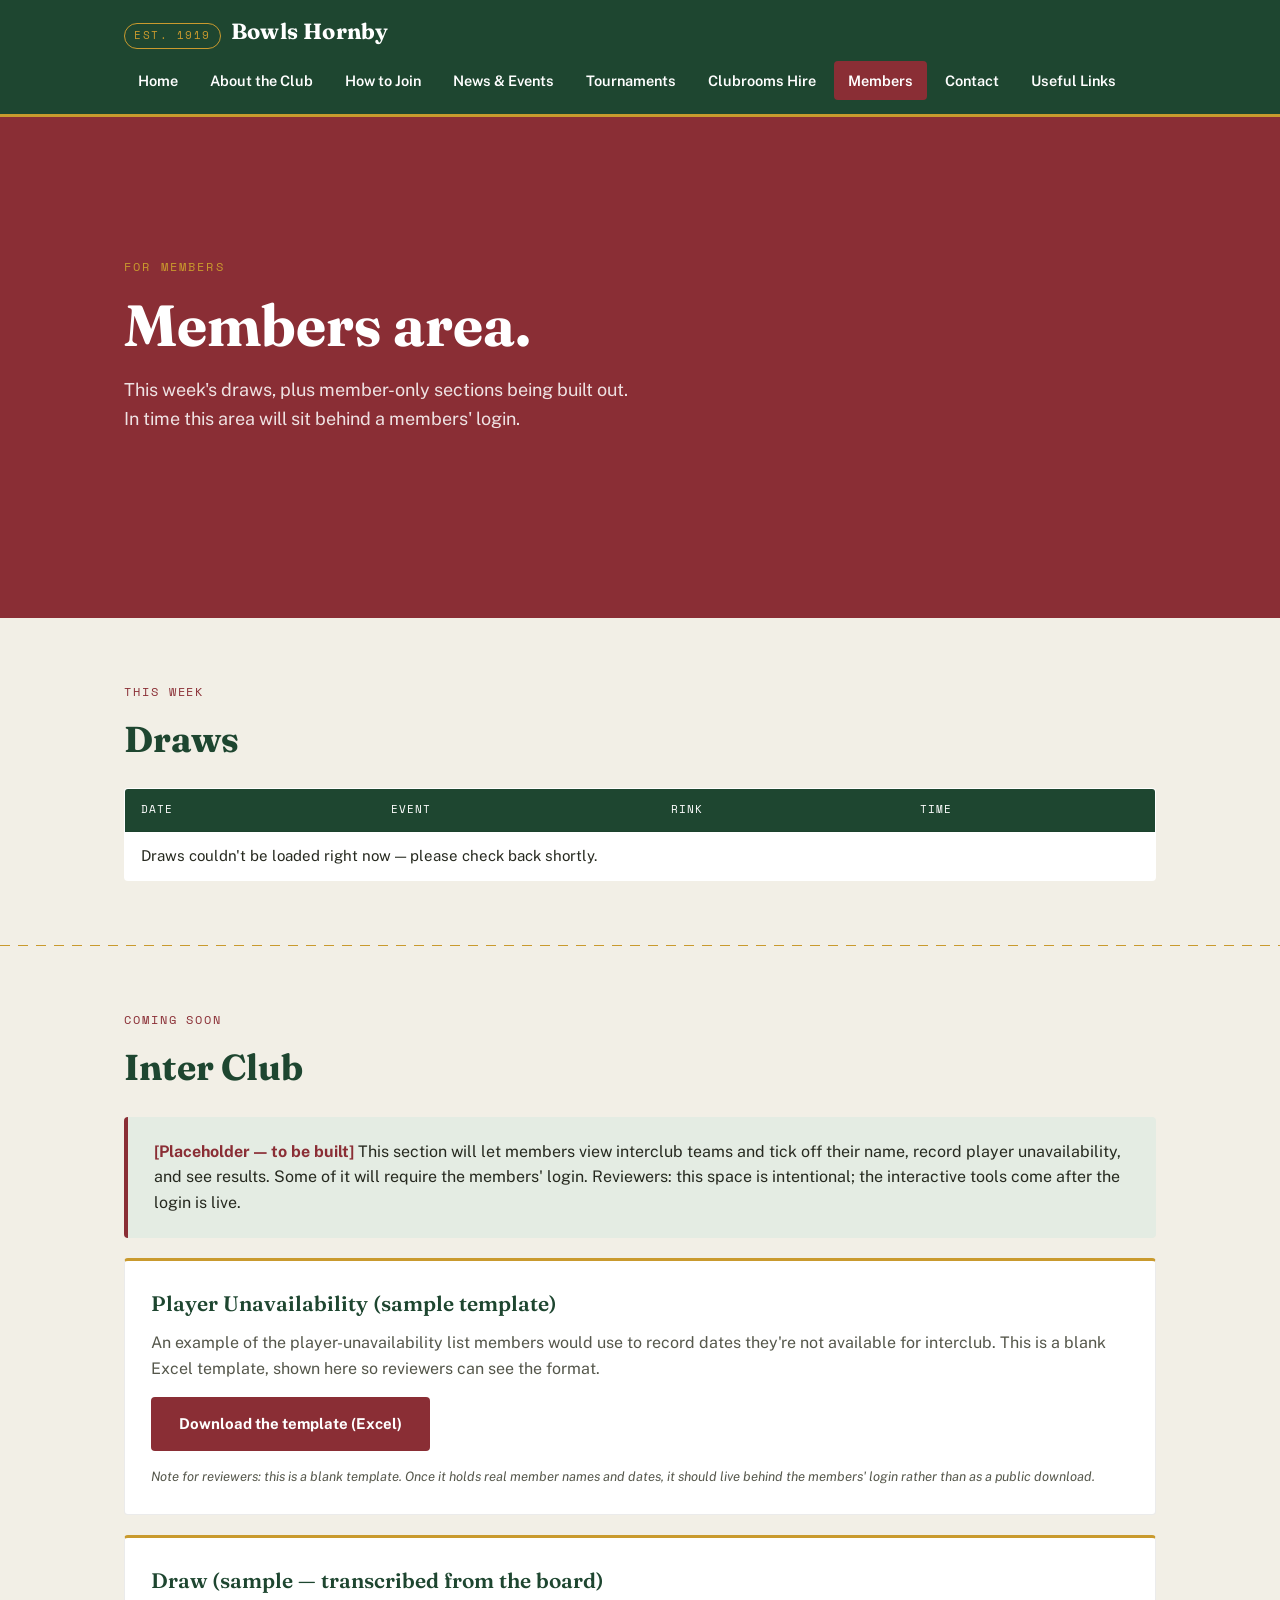
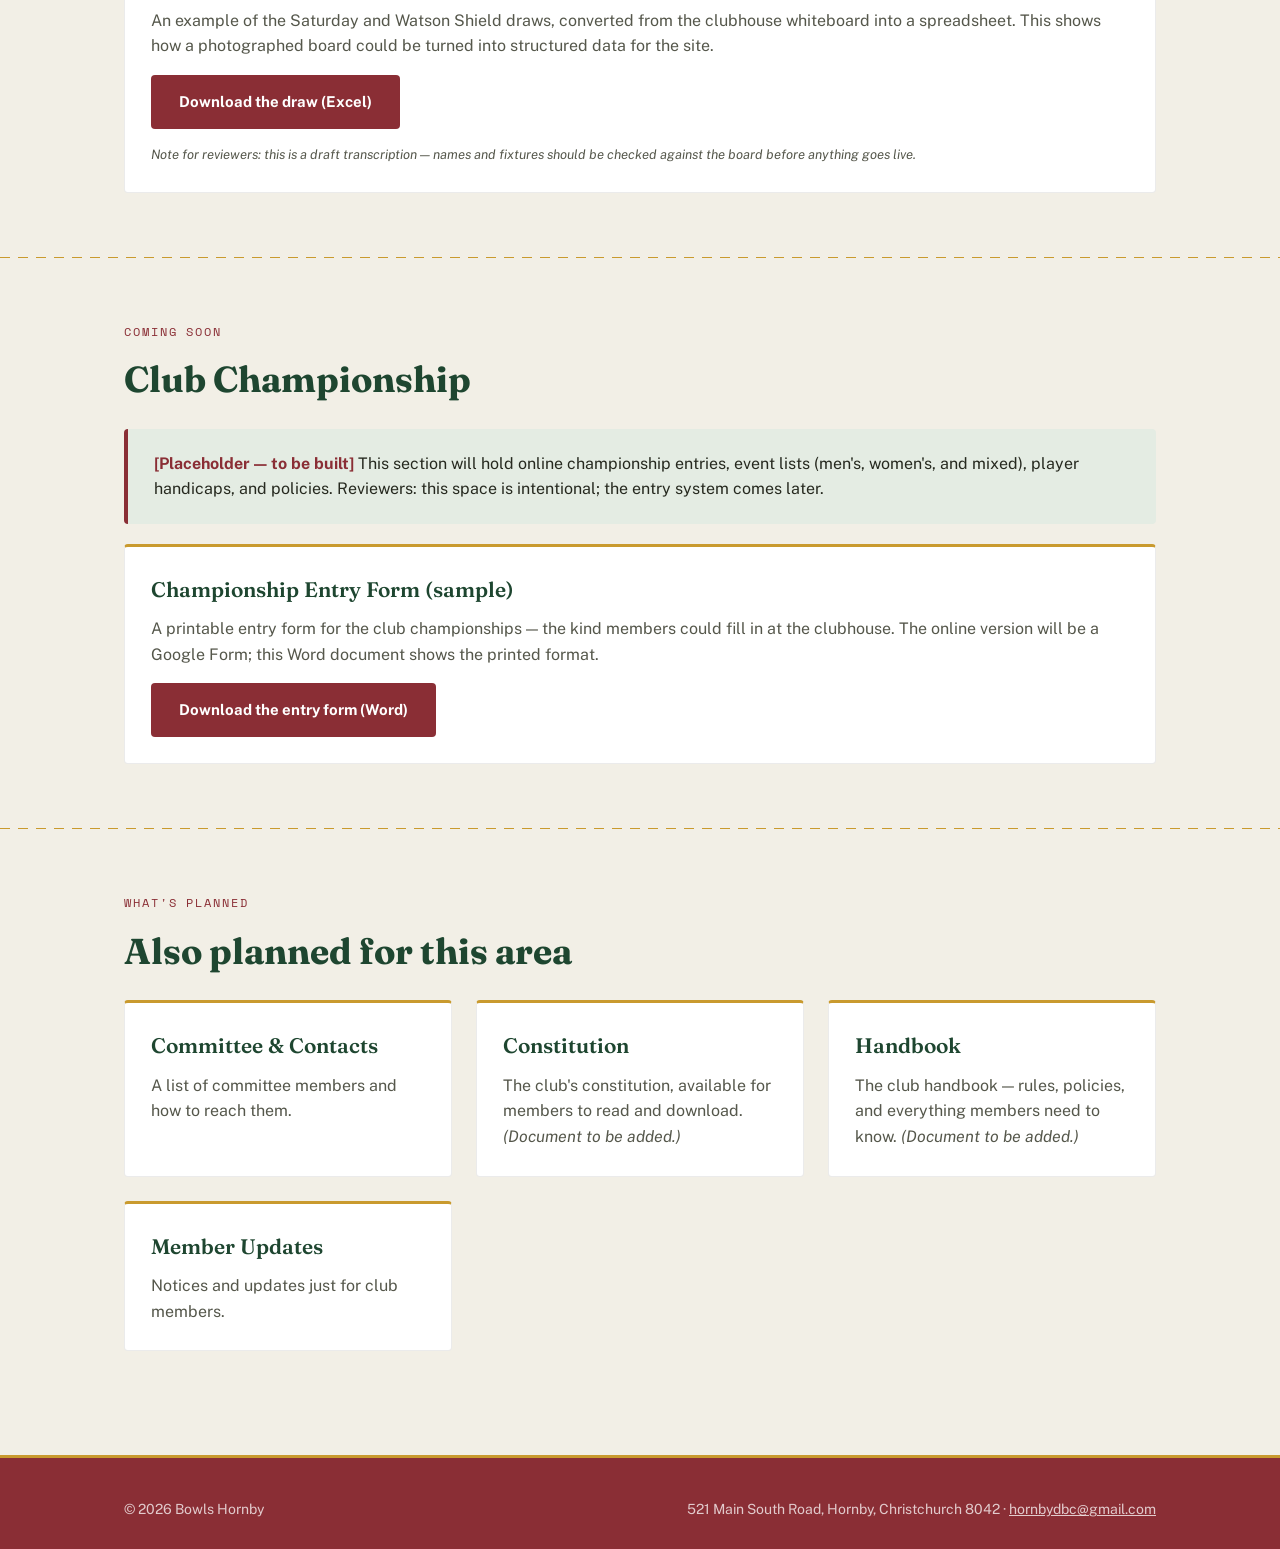
<file: members.html>
<!DOCTYPE html>
<html lang="en">
<head>
<meta charset="UTF-8">
<meta name="viewport" content="width=device-width, initial-scale=1.0">
<title>Members | Bowls Hornby</title>
<meta name="description" content="Members area for Bowls Hornby — coming soon.">
<link rel="stylesheet" href="styles.css">
</head>
<body>

<header class="site-header">
  <div class="wrap">
    <a class="brand" href="index.html">
      <span class="brand-mark">EST. 1919</span>
      <span class="brand-name">Bowls Hornby</span>
    </a>
    <nav class="main-nav" aria-label="Main">
      <a href="index.html">Home</a>
      <a href="about.html">About the Club</a>
      <a href="join.html">How to Join</a>
      <a href="news.html">News &amp; Events</a>
      <a href="tournaments.html">Tournaments</a>
      <a href="hire.html">Clubrooms Hire</a>
      <a href="members.html" class="active">Members</a>
      <a href="contact.html">Contact</a>
      <a href="links.html">Useful Links</a>
    </nav>
  </div>
</header>

<section class="hero rink-lines">
  <div class="wrap hero-inner">
    <span class="eyebrow">For Members</span>
    <h1>Members area.</h1>
    <p class="lede">This week's draws, plus member-only sections being built out. In time this area will sit behind a members' login.</p>
  </div>
</section>

<section>
  <div class="wrap">
    <span class="section-label">This Week</span>
    <h2>Draws</h2>
    <table class="draws-table">
      <thead>
        <tr>
          <th>Date</th>
          <th>Event</th>
          <th>Rink</th>
          <th>Time</th>
        </tr>
      </thead>
      <tbody id="draws-body">
        <tr><td colspan="4">Loading draws…</td></tr>
      </tbody>
    </table>
  </div>
</section>

<hr class="divider">

<section>
  <div class="wrap">
    <span class="section-label">Coming Soon</span>
    <h2>Inter Club</h2>
    <div class="callout">
      <p><strong>[Placeholder — to be built]</strong> This section will let members view interclub teams and tick off their name, record player unavailability, and see results. Some of it will require the members' login. Reviewers: this space is intentional; the interactive tools come after the login is live.</p>
    </div>
    <div class="card" style="margin-top: 20px;">
      <h3>Player Unavailability (sample template)</h3>
      <p>An example of the player-unavailability list members would use to record dates they're not available for interclub. This is a blank Excel template, shown here so reviewers can see the format.</p>
      <p><a class="btn btn-primary" href="files/Inter_Club_Player_Unavailability.xlsx" download>Download the template (Excel)</a></p>
      <p style="font-size: 13px; color: var(--ink-soft); font-style: italic;">Note for reviewers: this is a blank template. Once it holds real member names and dates, it should live behind the members' login rather than as a public download.</p>
    </div>
    <div class="card" style="margin-top: 20px;">
      <h3>Draw (sample — transcribed from the board)</h3>
      <p>An example of the Saturday and Watson Shield draws, converted from the clubhouse whiteboard into a spreadsheet. This shows how a photographed board could be turned into structured data for the site.</p>
      <p><a class="btn btn-primary" href="files/Bowls-Hornby-Draw-DRAFT.xlsx" download>Download the draw (Excel)</a></p>
      <p style="font-size: 13px; color: var(--ink-soft); font-style: italic;">Note for reviewers: this is a draft transcription — names and fixtures should be checked against the board before anything goes live.</p>
    </div>
  </div>
</section>

<hr class="divider">

<section>
  <div class="wrap">
    <span class="section-label">Coming Soon</span>
    <h2>Club Championship</h2>
    <div class="callout">
      <p><strong>[Placeholder — to be built]</strong> This section will hold online championship entries, event lists (men's, women's, and mixed), player handicaps, and policies. Reviewers: this space is intentional; the entry system comes later.</p>
    </div>
    <div class="card" style="margin-top: 20px;">
      <h3>Championship Entry Form (sample)</h3>
      <p>A printable entry form for the club championships — the kind members could fill in at the clubhouse. The online version will be a Google Form; this Word document shows the printed format.</p>
      <p><a class="btn btn-primary" href="files/Club-Championship-Entry-Form-DRAFT.docx" download>Download the entry form (Word)</a></p>
    </div>
  </div>
</section>

<hr class="divider">

<section>
  <div class="wrap">
    <span class="section-label">What's Planned</span>
    <h2>Also planned for this area</h2>
    <div class="grid grid-3">
      <div class="card">
        <h3>Committee &amp; Contacts</h3>
        <p>A list of committee members and how to reach them.</p>
      </div>
      <div class="card">
        <h3>Constitution</h3>
        <p>The club's constitution, available for members to read and download. <em>(Document to be added.)</em></p>
      </div>
      <div class="card">
        <h3>Handbook</h3>
        <p>The club handbook — rules, policies, and everything members need to know. <em>(Document to be added.)</em></p>
      </div>
      <div class="card">
        <h3>Member Updates</h3>
        <p>Notices and updates just for club members.</p>
      </div>
    </div>
  </div>
</section>

<footer class="site-footer">
  <div class="wrap">
    <span>&copy; 2026 Bowls Hornby</span>
    <span>521 Main South Road, Hornby, Christchurch 8042 &middot; <a href="mailto:hornbydbc@gmail.com">hornbydbc@gmail.com</a></span>
  </div>
</footer>

<script>
  // ---------- Config: published Google Sheet CSV link ----------
  // Draws data is pulled live from the shared Google Sheet — never hardcoded here.
  const DRAWS_CSV_URL = "https://docs.google.com/spreadsheets/d/e/2PACX-1vQYD35C9WKZp9as0KOrS9NbE6AdPcCb0eFHZnNHFb5IEJsJxfJ9zIrQIwIb2aHBE8h5PLB2LZ9BWwP_/pub?output=csv";

  // Minimal CSV parser that handles quoted fields containing commas
  function parseCSV(text) {
    const rows = [];
    let row = [], field = "", inQuotes = false;
    for (let i = 0; i < text.length; i++) {
      const c = text[i], next = text[i + 1];
      if (inQuotes) {
        if (c === '"' && next === '"') { field += '"'; i++; }
        else if (c === '"') { inQuotes = false; }
        else { field += c; }
      } else {
        if (c === '"') { inQuotes = true; }
        else if (c === ',') { row.push(field); field = ""; }
        else if (c === '\n' || c === '\r') {
          if (c === '\r' && next === '\n') i++;
          row.push(field); field = "";
          if (row.some(f => f.trim() !== "")) rows.push(row);
          row = [];
        } else { field += c; }
      }
    }
    if (field !== "" || row.length) { row.push(field); rows.push(row); }
    return rows;
  }

  function escapeHTML(str) {
    const div = document.createElement("div");
    div.textContent = str;
    return div.innerHTML;
  }

  // ---------- Draws table ----------
  fetch(DRAWS_CSV_URL)
    .then(res => res.text())
    .then(text => {
      const rows = parseCSV(text).slice(1).filter(r => r.some(c => c.trim() !== "")); // skip header row
      const tbody = document.getElementById("draws-body");
      if (rows.length === 0) {
        tbody.innerHTML = '<tr><td colspan="4">Draws for the coming week will be posted here — check back soon.</td></tr>';
        return;
      }
      tbody.innerHTML = rows.map(r => `
        <tr>
          <td>${escapeHTML(r[0] || "")}</td>
          <td>${escapeHTML(r[1] || "")}</td>
          <td>${escapeHTML(r[2] || "")}</td>
          <td>${escapeHTML(r[3] || "")}</td>
        </tr>`).join("");
    })
    .catch(() => {
      document.getElementById("draws-body").innerHTML =
        '<tr><td colspan="4">Draws couldn\'t be loaded right now — please check back shortly.</td></tr>';
    });
</script>

</body>
</html>
</file>
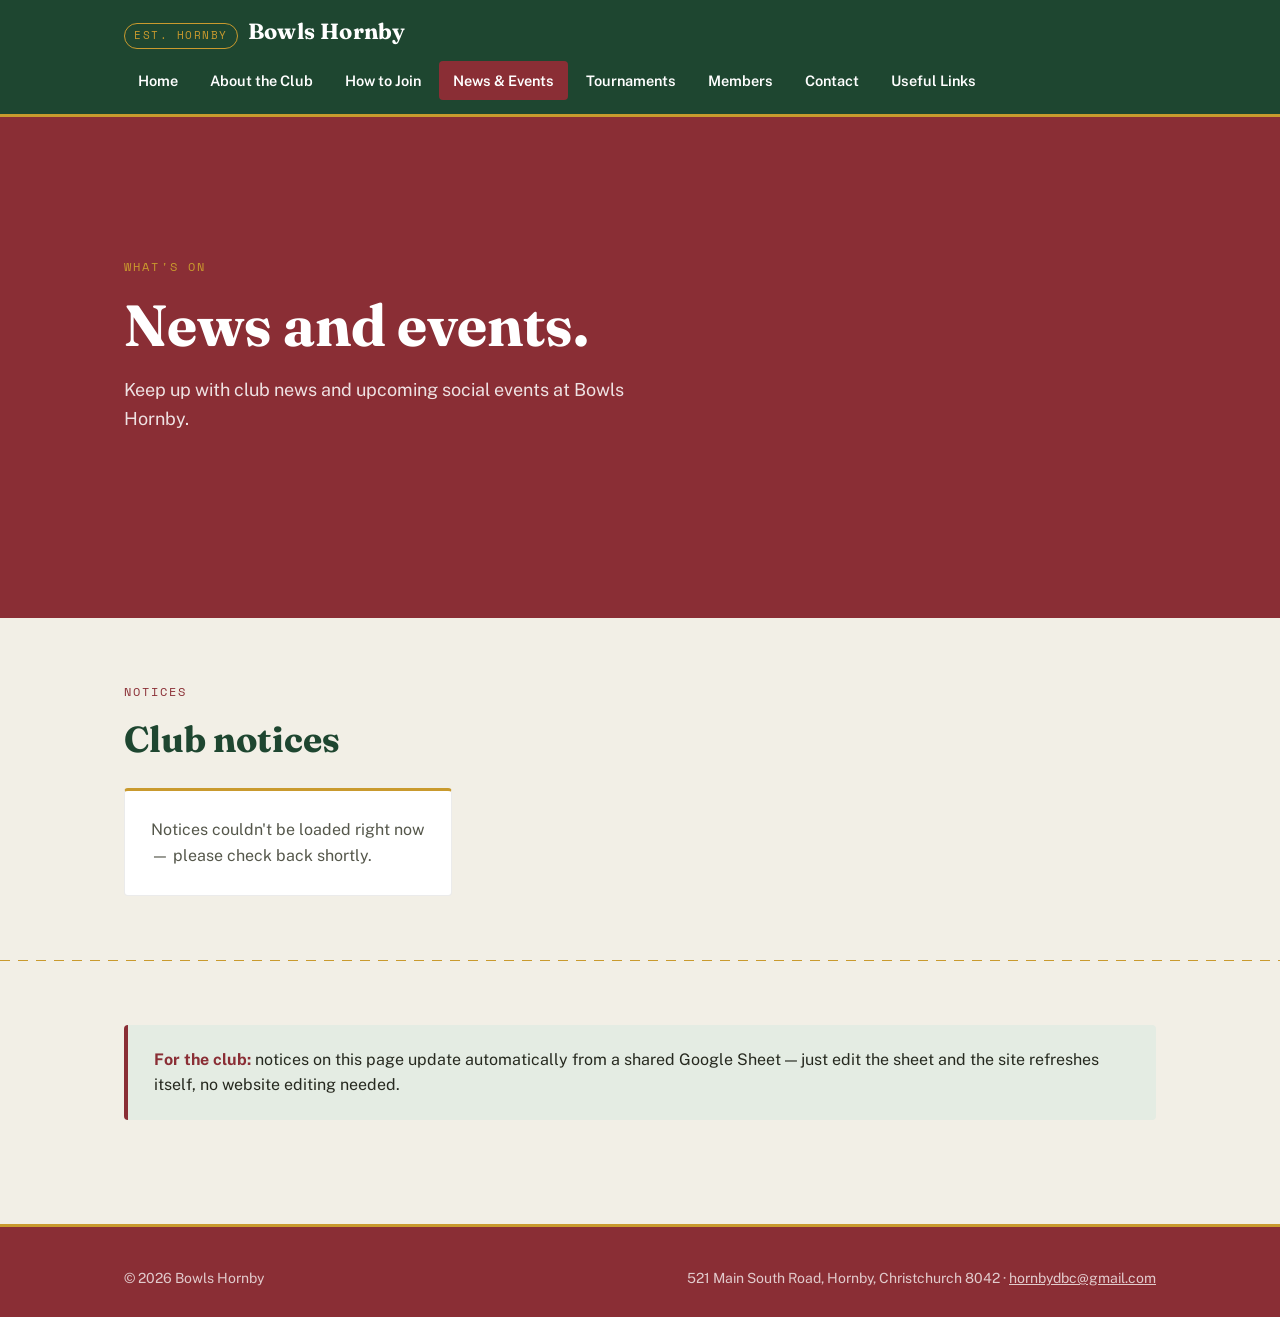
<file: news.html>
<!DOCTYPE html>
<html lang="en">
<head>
<meta charset="UTF-8">
<meta name="viewport" content="width=device-width, initial-scale=1.0">
<title>News &amp; Events | Bowls Hornby</title>
<meta name="description" content="Upcoming events and club news for Bowls Hornby.">
<link rel="stylesheet" href="styles.css">
</head>
<body>

<header class="site-header">
  <div class="wrap">
    <a class="brand" href="index.html">
      <span class="brand-mark">EST. HORNBY</span>
      <span class="brand-name">Bowls Hornby</span>
    </a>
    <nav class="main-nav" aria-label="Main">
      <a href="index.html">Home</a>
      <a href="about.html">About the Club</a>
      <a href="join.html">How to Join</a>
      <a href="news.html" class="active">News &amp; Events</a>
      <a href="tournaments.html">Tournaments</a>
      <a href="members.html">Members</a>
      <a href="contact.html">Contact</a>
      <a href="links.html">Useful Links</a>
    </nav>
  </div>
</header>

<section class="hero rink-lines">
  <div class="wrap hero-inner">
    <span class="eyebrow">What's On</span>
    <h1>News and events.</h1>
    <p class="lede">Keep up with club news and upcoming social events at Bowls Hornby.</p>
  </div>
</section>

<section>
  <div class="wrap">
    <span class="section-label">Notices</span>
    <h2>Club notices</h2>
    <div class="grid grid-3" id="notices-grid">
      <div class="card"><p>Loading notices…</p></div>
    </div>
  </div>
</section>

<hr class="divider">

<section>
  <div class="wrap">
    <div class="callout">
      <p><strong>For the club:</strong> notices on this page update automatically from a shared Google Sheet — just edit the sheet and the site refreshes itself, no website editing needed.</p>
    </div>
  </div>
</section>

<footer class="site-footer">
  <div class="wrap">
    <span>&copy; 2026 Bowls Hornby</span>
    <span>521 Main South Road, Hornby, Christchurch 8042 &middot; <a href="mailto:hornbydbc@gmail.com">hornbydbc@gmail.com</a></span>
  </div>
</footer>

<script>
  // ---------- Config: published Google Sheet CSV link ----------
  const NOTICES_CSV_URL = "https://docs.google.com/spreadsheets/d/e/2PACX-1vSUo4fYyzG_pq7WFv5ZiPD0K8CMVfYetRUgXx_8VDWz4wLmReeQbVeeyQv2__veUmLjwccb4YoG-W6d/pub?output=csv";

  // Minimal CSV parser that handles quoted fields containing commas
  function parseCSV(text) {
    const rows = [];
    let row = [], field = "", inQuotes = false;
    for (let i = 0; i < text.length; i++) {
      const c = text[i], next = text[i + 1];
      if (inQuotes) {
        if (c === '"' && next === '"') { field += '"'; i++; }
        else if (c === '"') { inQuotes = false; }
        else { field += c; }
      } else {
        if (c === '"') { inQuotes = true; }
        else if (c === ',') { row.push(field); field = ""; }
        else if (c === '\n' || c === '\r') {
          if (c === '\r' && next === '\n') i++;
          row.push(field); field = "";
          if (row.some(f => f.trim() !== "")) rows.push(row);
          row = [];
        } else { field += c; }
      }
    }
    if (field !== "" || row.length) { row.push(field); rows.push(row); }
    return rows;
  }

  function escapeHTML(str) {
    const div = document.createElement("div");
    div.textContent = str;
    return div.innerHTML;
  }

  // ---------- Notices ----------
  fetch(NOTICES_CSV_URL)
    .then(res => res.text())
    .then(text => {
      const rows = parseCSV(text).slice(1).filter(r => r.some(c => c.trim() !== "")); // skip header row
      const grid = document.getElementById("notices-grid");
      if (rows.length === 0) {
        grid.innerHTML = '<div class="card"><p>No notices at the moment — check back soon.</p></div>';
        return;
      }
      grid.innerHTML = rows.map(r => `
        <div class="card"><p>${escapeHTML(r[0] || "")}</p></div>
      `).join("");
    })
    .catch(() => {
      document.getElementById("notices-grid").innerHTML =
        '<div class="card"><p>Notices couldn\'t be loaded right now — please check back shortly.</p></div>';
    });
</script>

</body>
</html>
</file>
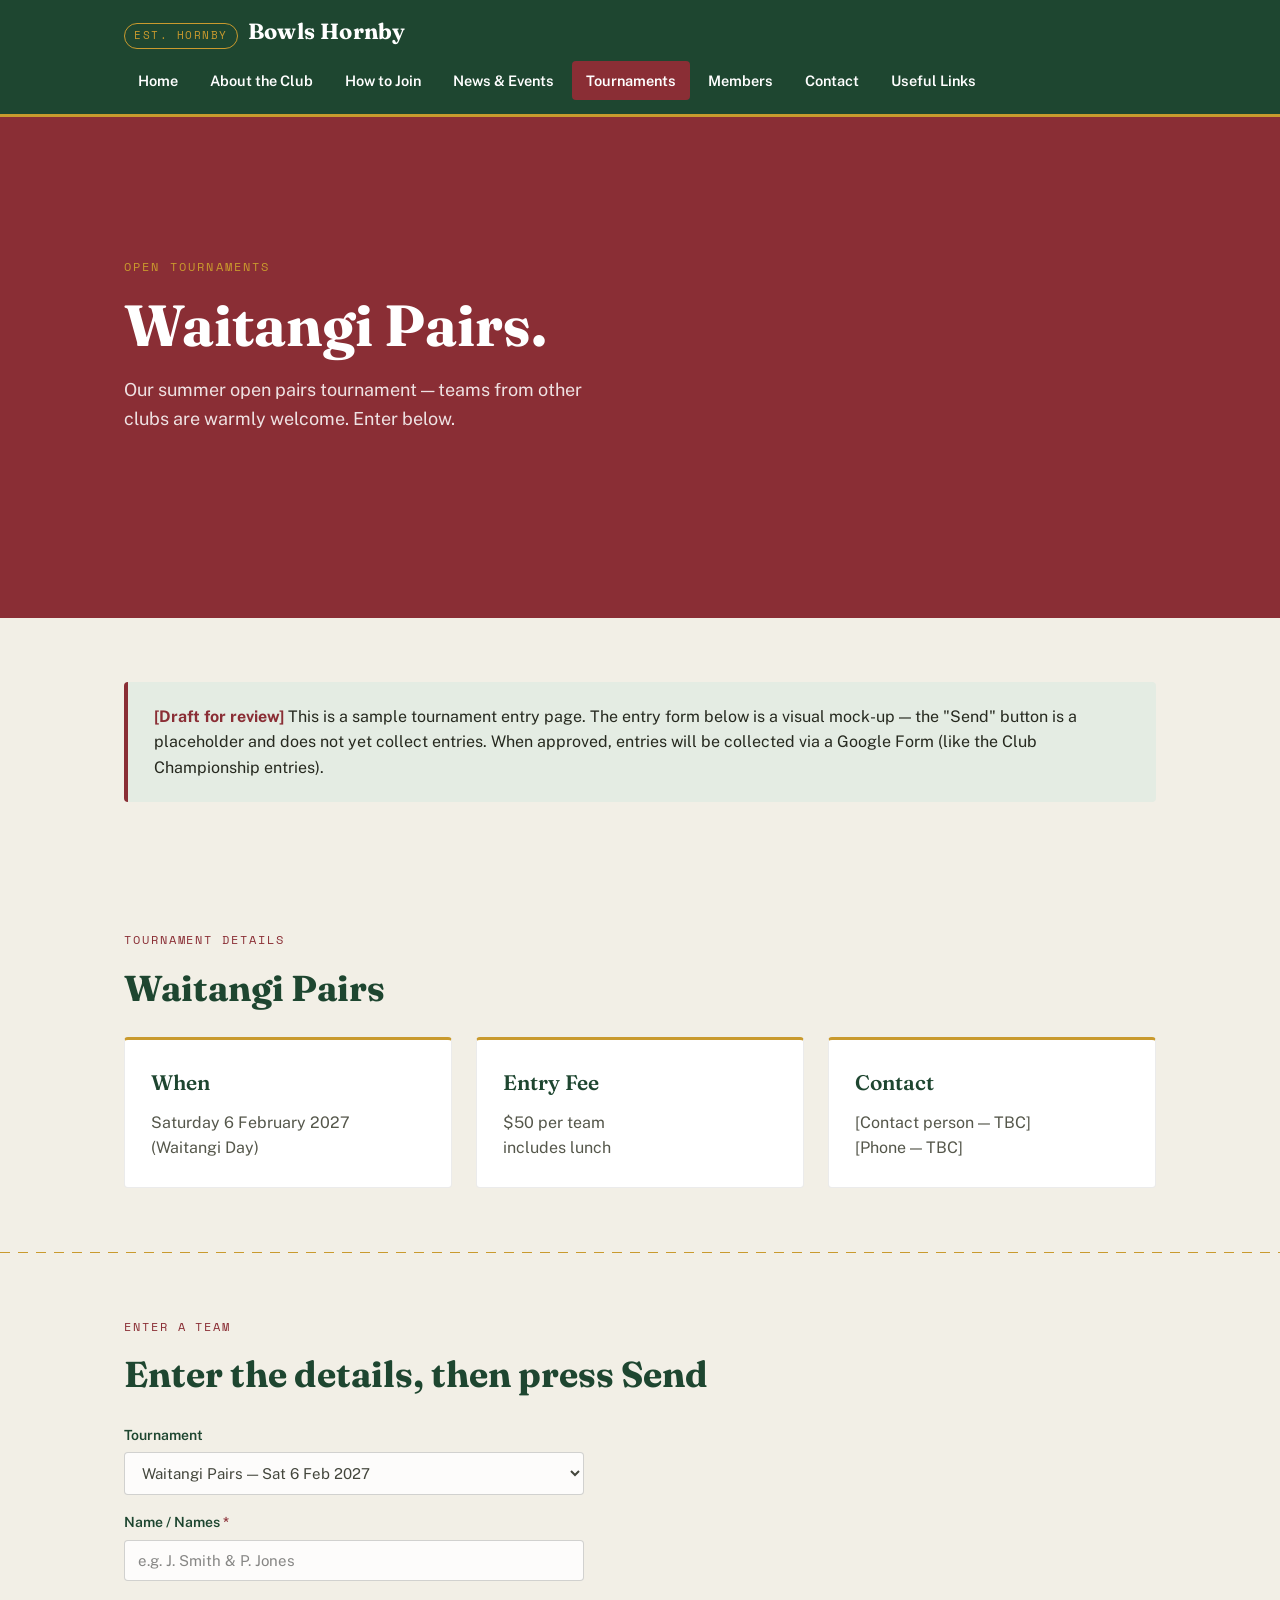
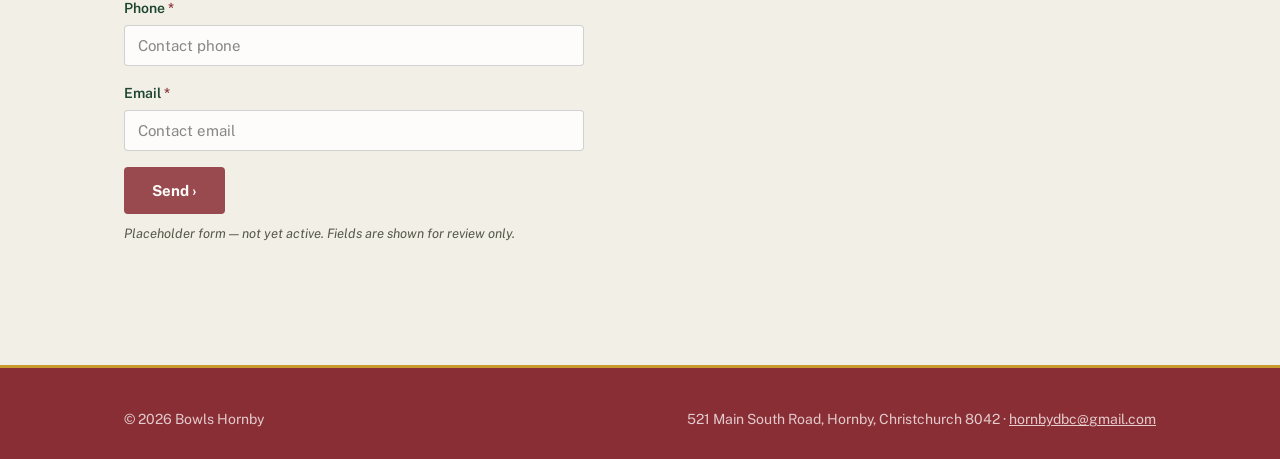
<file: tournaments.html>
<!DOCTYPE html>
<html lang="en">
<head>
<meta charset="UTF-8">
<meta name="viewport" content="width=device-width, initial-scale=1.0">
<title>Tournaments | Bowls Hornby</title>
<meta name="description" content="Open tournaments at Bowls Hornby — enter a team, including players from other clubs.">
<link rel="stylesheet" href="styles.css">
</head>
<body>

<header class="site-header">
  <div class="wrap">
    <a class="brand" href="index.html">
      <span class="brand-mark">EST. HORNBY</span>
      <span class="brand-name">Bowls Hornby</span>
    </a>
    <nav class="main-nav" aria-label="Main">
      <a href="index.html">Home</a>
      <a href="about.html">About the Club</a>
      <a href="join.html">How to Join</a>
      <a href="news.html">News &amp; Events</a>
      <a href="tournaments.html" class="active">Tournaments</a>
      <a href="members.html">Members</a>
      <a href="contact.html">Contact</a>
      <a href="links.html">Useful Links</a>
    </nav>
  </div>
</header>

<section class="hero rink-lines">
  <div class="wrap hero-inner">
    <span class="eyebrow">Open Tournaments</span>
    <h1>Waitangi Pairs.</h1>
    <p class="lede">Our summer open pairs tournament — teams from other clubs are warmly welcome. Enter below.</p>
  </div>
</section>

<section>
  <div class="wrap">
    <div class="callout">
      <p><strong>[Draft for review]</strong> This is a sample tournament entry page. The entry form below is a visual mock-up — the "Send" button is a placeholder and does not yet collect entries. When approved, entries will be collected via a Google Form (like the Club Championship entries).</p>
    </div>
  </div>
</section>

<section>
  <div class="wrap">
    <span class="section-label">Tournament Details</span>
    <h2>Waitangi Pairs</h2>
    <div class="grid grid-3">
      <div class="card">
        <h3>When</h3>
        <p>Saturday 6 February 2027<br>(Waitangi Day)</p>
      </div>
      <div class="card">
        <h3>Entry Fee</h3>
        <p>$50 per team<br>includes lunch</p>
      </div>
      <div class="card">
        <h3>Contact</h3>
        <p>[Contact person — TBC]<br>[Phone — TBC]</p>
      </div>
    </div>
  </div>
</section>

<hr class="divider">

<section>
  <div class="wrap">
    <span class="section-label">Enter a Team</span>
    <h2>Enter the details, then press Send</h2>

    <div class="entry-form">
      <label class="field">
        <span class="field-label">Tournament</span>
        <select disabled>
          <option>Waitangi Pairs — Sat 6 Feb 2027</option>
        </select>
      </label>

      <label class="field">
        <span class="field-label">Name / Names <span class="req">*</span></span>
        <input type="text" placeholder="e.g. J. Smith &amp; P. Jones" disabled>
      </label>

      <label class="field">
        <span class="field-label">Phone <span class="req">*</span></span>
        <input type="text" placeholder="Contact phone" disabled>
      </label>

      <label class="field">
        <span class="field-label">Email <span class="req">*</span></span>
        <input type="email" placeholder="Contact email" disabled>
      </label>

      <button class="btn btn-primary" type="button" disabled>Send &rsaquo;</button>
      <p class="form-note">Placeholder form — not yet active. Fields are shown for review only.</p>
    </div>
  </div>
</section>

<footer class="site-footer">
  <div class="wrap">
    <span>&copy; 2026 Bowls Hornby</span>
    <span>521 Main South Road, Hornby, Christchurch 8042 &middot; <a href="mailto:hornbydbc@gmail.com">hornbydbc@gmail.com</a></span>
  </div>
</footer>

</body>
</html>
</file>
<file: styles.css>
/* ===========================================================
   Bowls Hornby — shared styles
   Palette: deep turf green, clubhouse maroon, brass gold, parchment
   =========================================================== */

@import url('https://fonts.googleapis.com/css2?family=Fraunces:opsz,wght@9..144,400;9..144,600;9..144,700&family=Public+Sans:wght@400;500;600;700&family=Space+Mono:wght@400;700&display=swap');

:root {
  --green-deep: #1E4630;
  --green-mid: #3F6B4A;
  --green-pale: #E4ECE3;
  --parchment: #F2EFE6;
  --maroon: #8A2E35;
  --maroon-dark: #6E232A;
  --gold: #C99A2E;
  --ink: #26291F;
  --ink-soft: #55574B;
  --white: #FFFFFF;

  --font-display: 'Fraunces', Georgia, serif;
  --font-body: 'Public Sans', -apple-system, sans-serif;
  --font-mono: 'Space Mono', monospace;

  --radius: 4px;
  --max-width: 1080px;
}

* { box-sizing: border-box; }

html { scroll-behavior: smooth; }

@media (prefers-reduced-motion: reduce) {
  html { scroll-behavior: auto; }
  * { animation: none !important; transition: none !important; }
}

body {
  margin: 0;
  font-family: var(--font-body);
  background: var(--parchment);
  color: var(--ink);
  line-height: 1.6;
}

a { color: inherit; }

img { max-width: 100%; display: block; }

.wrap {
  max-width: var(--max-width);
  margin: 0 auto;
  padding: 0 24px;
}

/* ---------- Rink lines: signature motif ---------- */
.rink-lines {
  background-image: repeating-linear-gradient(
    to bottom,
    rgba(201, 154, 46, 0.35) 0px,
    rgba(201, 154, 46, 0.35) 1px,
    transparent 1px,
    transparent 64px
  );
}

.divider {
  height: 1px;
  background: repeating-linear-gradient(
    to right,
    var(--gold) 0px, var(--gold) 10px,
    transparent 10px, transparent 18px
  );
  border: none;
  margin: 0;
}

/* ---------- Header / Nav ---------- */
.site-header {
  background: var(--green-deep);
  color: var(--white);
  position: sticky;
  top: 0;
  z-index: 50;
  border-bottom: 3px solid var(--gold);
}

.site-header .wrap {
  display: flex;
  align-items: center;
  justify-content: space-between;
  padding-top: 14px;
  padding-bottom: 14px;
  flex-wrap: wrap;
  gap: 12px;
}

.brand {
  display: flex;
  align-items: baseline;
  gap: 10px;
  text-decoration: none;
  color: var(--white);
}

.brand-mark {
  font-family: var(--font-mono);
  font-size: 11px;
  letter-spacing: 0.14em;
  color: var(--gold);
  border: 1px solid var(--gold);
  border-radius: 999px;
  padding: 3px 9px;
}

.brand-name {
  font-family: var(--font-display);
  font-weight: 700;
  font-size: 22px;
  letter-spacing: 0.01em;
}

nav.main-nav {
  display: flex;
  gap: 4px;
  flex-wrap: wrap;
}

nav.main-nav a {
  text-decoration: none;
  color: var(--white);
  font-size: 14.5px;
  font-weight: 600;
  padding: 8px 14px;
  border-radius: var(--radius);
  transition: background 0.15s ease;
}

nav.main-nav a:hover,
nav.main-nav a:focus-visible {
  background: rgba(255,255,255,0.12);
  outline: none;
}

nav.main-nav a.active {
  background: var(--maroon);
}

a:focus-visible, button:focus-visible {
  outline: 2px solid var(--gold);
  outline-offset: 2px;
}

/* ---------- Hero ---------- */
.hero {
  background: var(--maroon);
  color: var(--white);
  position: relative;
  overflow: hidden;
}

.hero-inner {
  padding: 72px 24px 88px;
  position: relative;
  z-index: 2;
}

.eyebrow {
  font-family: var(--font-mono);
  font-size: 12px;
  letter-spacing: 0.18em;
  text-transform: uppercase;
  color: var(--gold);
  margin-bottom: 18px;
  display: inline-block;
}

.hero h1 {
  font-family: var(--font-display);
  font-size: clamp(34px, 5.5vw, 58px);
  line-height: 1.06;
  font-weight: 700;
  max-width: 14ch;
  margin: 0 0 20px;
}

.hero p.lede {
  font-size: 18px;
  max-width: 46ch;
  color: rgba(255,255,255,0.86);
  margin: 0 0 32px;
}

/* ---------- Buttons ---------- */
.btn {
  display: inline-block;
  font-family: var(--font-body);
  font-weight: 700;
  font-size: 15px;
  text-decoration: none;
  padding: 13px 26px;
  border-radius: var(--radius);
  border: 2px solid transparent;
  cursor: pointer;
  transition: transform 0.12s ease, background 0.15s ease;
}

.btn-primary {
  background: var(--maroon);
  color: var(--white);
}
.btn-primary:hover { background: var(--maroon-dark); }

.btn-ghost {
  background: transparent;
  color: var(--white);
  border-color: rgba(255,255,255,0.5);
}
.btn-ghost:hover { border-color: var(--white); }

.btn-row { display: flex; gap: 14px; flex-wrap: wrap; }

/* ---------- Sections ---------- */
section { padding: 64px 0; }

.section-label {
  font-family: var(--font-mono);
  font-size: 12px;
  letter-spacing: 0.16em;
  text-transform: uppercase;
  color: var(--maroon);
  margin-bottom: 10px;
  display: block;
}

h2 {
  font-family: var(--font-display);
  font-size: clamp(26px, 3.4vw, 36px);
  font-weight: 700;
  margin: 0 0 20px;
  color: var(--green-deep);
}

h3 {
  font-family: var(--font-display);
  font-size: 21px;
  font-weight: 600;
  color: var(--green-deep);
  margin: 0 0 10px;
}

p { color: var(--ink-soft); margin: 0 0 16px; }

/* ---------- Cards / grid ---------- */
.grid {
  display: grid;
  gap: 24px;
}
.grid-3 { grid-template-columns: repeat(3, 1fr); }
.grid-2 { grid-template-columns: repeat(2, 1fr); }

@media (max-width: 760px) {
  .grid-3, .grid-2 { grid-template-columns: 1fr; }
}

.card {
  background: var(--white);
  border: 1px solid rgba(0,0,0,0.08);
  border-top: 3px solid var(--gold);
  border-radius: var(--radius);
  padding: 26px;
}

.card p:last-child { margin-bottom: 0; }

/* ---------- Callout banner ---------- */
.callout {
  background: var(--green-pale);
  border-left: 4px solid var(--maroon);
  border-radius: var(--radius);
  padding: 22px 26px;
}
.callout p { color: var(--ink); margin: 0; }
.callout strong { color: var(--maroon); }

/* ---------- Placeholder image (no real photos yet) ---------- */
.placeholder-photo {
  aspect-ratio: 16 / 10;
  border-radius: var(--radius);
  background:
    repeating-linear-gradient(
      to right,
      var(--green-mid) 0px, var(--green-mid) 78px,
      #375f42 78px, #375f42 80px
    );
  position: relative;
  display: flex;
  align-items: center;
  justify-content: center;
  overflow: hidden;
  border: 1px solid rgba(0,0,0,0.08);
}
.placeholder-photo::after {
  content: attr(data-label);
  font-family: var(--font-mono);
  font-size: 12px;
  letter-spacing: 0.1em;
  text-transform: uppercase;
  color: rgba(255,255,255,0.92);
  background: rgba(30,70,48,0.55);
  padding: 8px 16px;
  border: 1px solid rgba(255,255,255,0.5);
  border-radius: 999px;
}

/* ---------- Info list (contact details, etc.) ---------- */
.info-list dt {
  font-family: var(--font-mono);
  font-size: 12px;
  letter-spacing: 0.08em;
  text-transform: uppercase;
  color: var(--maroon);
  margin-top: 18px;
}
.info-list dt:first-child { margin-top: 0; }
.info-list dd {
  margin: 4px 0 0;
  font-size: 17px;
  font-weight: 600;
  color: var(--ink);
}

/* ---------- Footer ---------- */
.site-footer {
  background: var(--maroon);
  color: rgba(255,255,255,0.75);
  padding: 40px 0 28px;
  margin-top: 40px;
  border-top: 3px solid var(--gold);
}
.site-footer .wrap {
  display: flex;
  justify-content: space-between;
  flex-wrap: wrap;
  gap: 16px;
  font-size: 14px;
}
.site-footer a { text-decoration: underline; }

/* ---------- Draws / fixtures table ---------- */
.draws-table {
  width: 100%;
  border-collapse: collapse;
  background: var(--white);
  border: 1px solid rgba(0,0,0,0.08);
  border-radius: var(--radius);
  overflow: hidden;
}
.draws-table th, .draws-table td {
  text-align: left;
  padding: 12px 16px;
  font-size: 15px;
}
.draws-table th {
  background: var(--green-deep);
  color: var(--white);
  font-family: var(--font-mono);
  font-size: 11px;
  letter-spacing: 0.08em;
  text-transform: uppercase;
  font-weight: 400;
}
.draws-table tr:nth-child(even) td { background: var(--green-pale); }
.draws-table td { color: var(--ink); border-top: 1px solid rgba(0,0,0,0.06); }

/* ---------- Holding / placeholder panel (Members area) ---------- */
.holding-panel {
  background: var(--white);
  border: 1px dashed var(--gold);
  border-radius: var(--radius);
  padding: 40px 32px;
  text-align: center;
}
.holding-panel .eyebrow { color: var(--maroon); }
.holding-panel h2 { margin-bottom: 12px; }
.holding-panel p { max-width: 52ch; margin-left: auto; margin-right: auto; }

/* ---------- Form (Contact page) ---------- */
form.contact-form {
  display: grid;
  gap: 18px;
  max-width: 520px;
}
label {
  font-weight: 600;
  font-size: 14px;
  display: block;
  margin-bottom: 6px;
  color: var(--ink);
}
input, textarea {
  width: 100%;
  font-family: var(--font-body);
  font-size: 15px;
  padding: 11px 13px;
  border: 1px solid rgba(0,0,0,0.2);
  border-radius: var(--radius);
  background: var(--white);
  color: var(--ink);
}
input:focus, textarea:focus {
  outline: 2px solid var(--gold);
  outline-offset: 1px;
  border-color: var(--gold);
}

/* ---- Tournament entry form ---- */
.entry-form {
  max-width: 460px;
  margin-top: 8px;
}
.entry-form .field {
  display: block;
  margin-bottom: 16px;
}
.entry-form .field-label {
  display: block;
  font-family: var(--font-body);
  font-size: 14px;
  font-weight: 600;
  color: var(--green-deep);
  margin-bottom: 6px;
}
.entry-form select {
  width: 100%;
  font-family: var(--font-body);
  font-size: 15px;
  padding: 11px 13px;
  border: 1px solid rgba(0,0,0,0.2);
  border-radius: var(--radius);
  background: var(--white);
  color: var(--ink);
}
.entry-form .req { color: var(--maroon); }
.entry-form .form-note {
  font-size: 13px;
  color: var(--ink-soft);
  font-style: italic;
  margin-top: 10px;
}
.entry-form input:disabled,
.entry-form select:disabled,
.entry-form button:disabled {
  opacity: 0.85;
  cursor: not-allowed;
}

/* ---- Club photo figure ---- */
.club-photo {
  margin: 24px 0 0;
}
.club-photo img {
  width: 100%;
  height: auto;
  display: block;
  border-radius: var(--radius);
  border-top: 3px solid var(--gold);
}
.club-photo figcaption {
  font-family: var(--font-body);
  font-size: 14px;
  color: var(--ink-soft);
  font-style: italic;
  margin-top: 10px;
}
</file>
